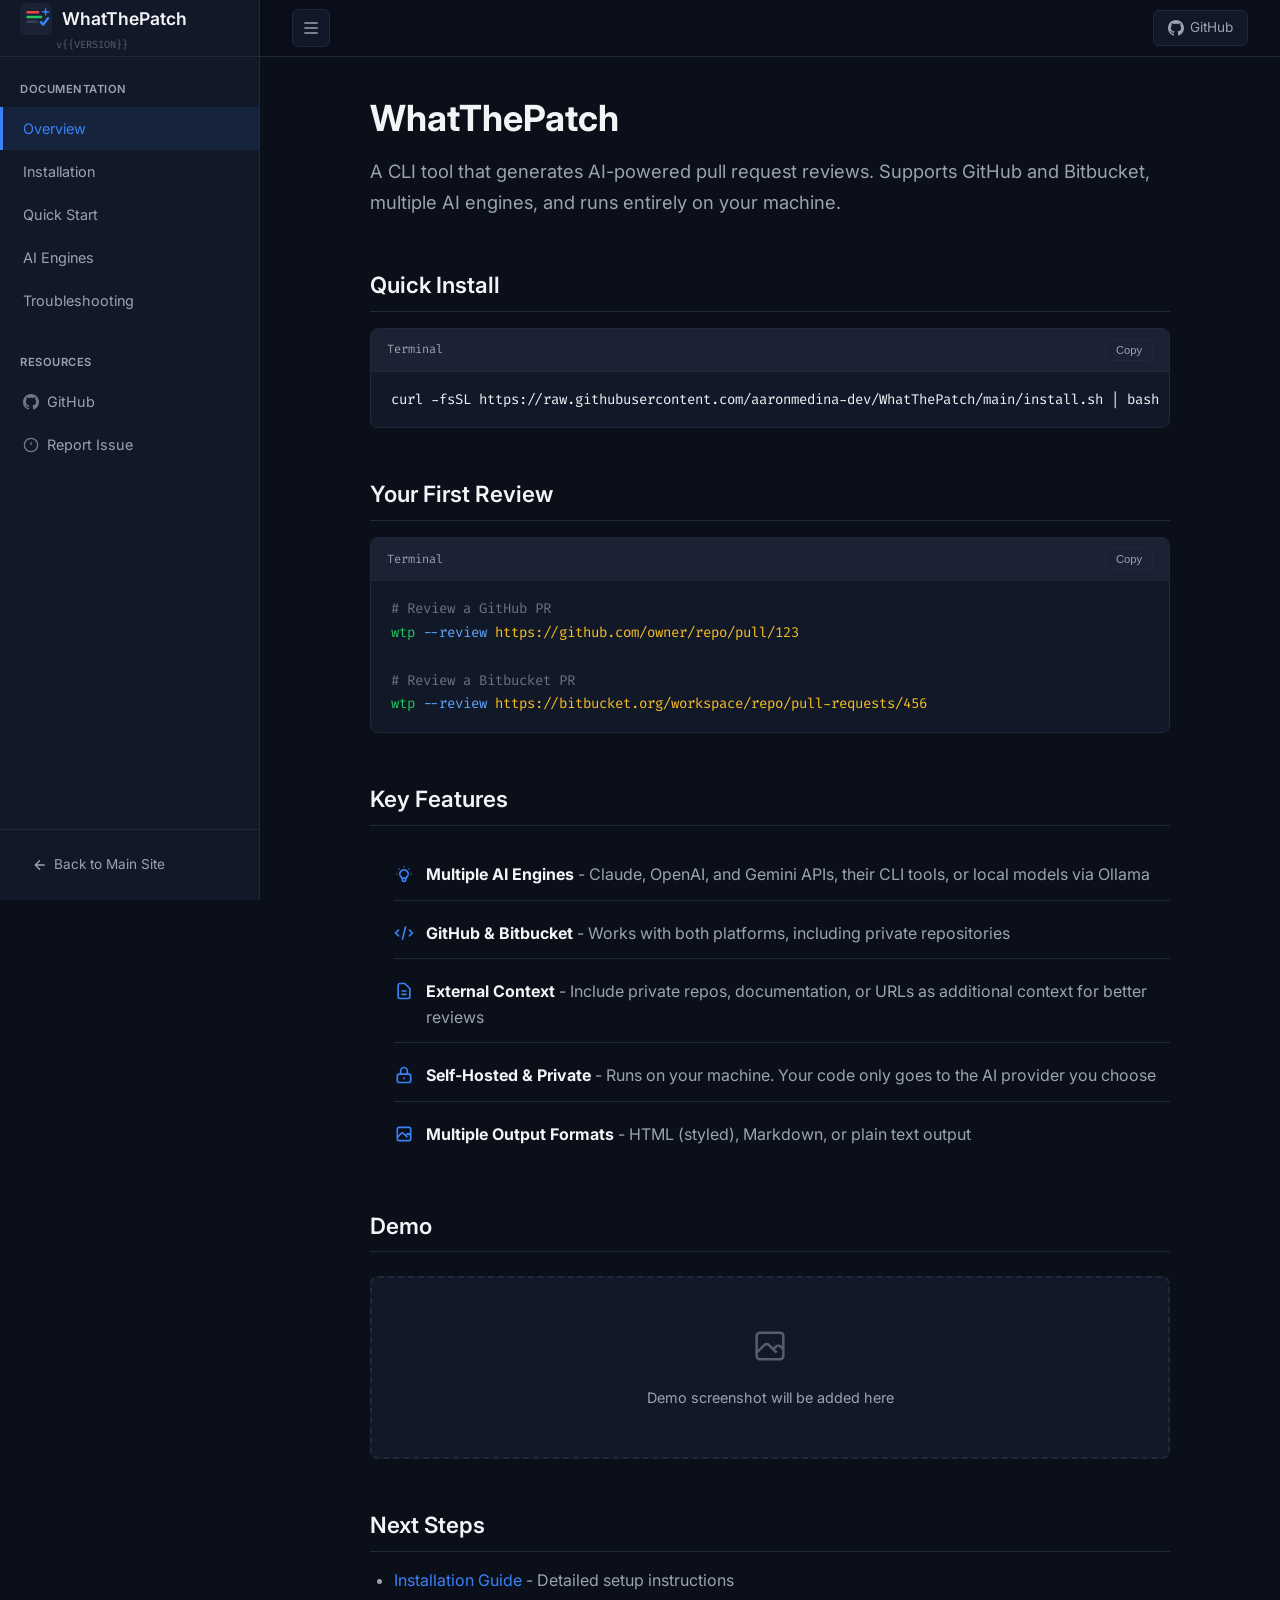
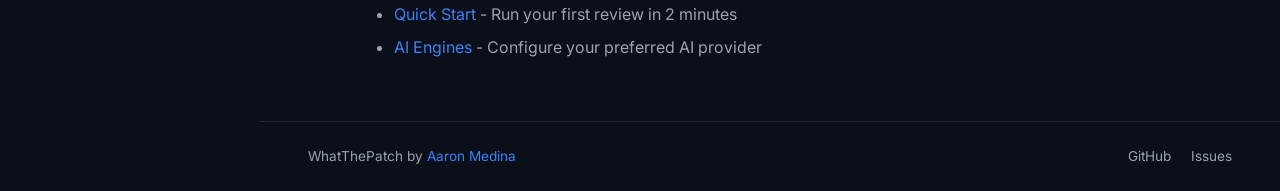
<file: github-pages/index.html>
<!DOCTYPE html>
<html lang="en">
<head>
    <meta charset="UTF-8">
    <meta name="viewport" content="width=device-width, initial-scale=1.0">
    <meta name="description" content="WhatThePatch - AI-powered pull request reviews using Claude, OpenAI, Gemini, or local models.">
    <link rel="icon" type="image/svg+xml" href="assets/images/wtp-logo.svg">
    <title>WhatThePatch - AI-Powered PR Reviews</title>
    <link rel="preconnect" href="https://fonts.googleapis.com">
    <link rel="preconnect" href="https://fonts.gstatic.com" crossorigin>
    <link href="https://fonts.googleapis.com/css2?family=Inter:wght@400;500;600;700&family=Fira+Code:wght@400;500&display=swap" rel="stylesheet">
    <link rel="stylesheet" href="assets/css/style.css">
</head>
<body>
    <div class="docs-layout">
        <!-- Sidebar -->
        <aside class="sidebar">
            <div class="sidebar-header">
                <div class="sidebar-brand">
                    <a href="index.html" class="logo">
                        <img src="assets/images/wtp-logo.svg" alt="WTP">
                        <span>WhatThePatch</span>
                    </a>
                    <span class="sidebar-version">v{{VERSION}}</span>
                </div>
            </div>

            <nav class="sidebar-nav">
                <div class="nav-section">
                    <span class="nav-section-title">Documentation</span>
                    <a href="index.html" class="nav-item active">Overview</a>
                    <a href="installation.html" class="nav-item">Installation</a>
                    <a href="quick-start.html" class="nav-item">Quick Start</a>
                    <a href="engines.html" class="nav-item">AI Engines</a>
                    <a href="troubleshooting.html" class="nav-item">Troubleshooting</a>
                </div>

                <div class="nav-section">
                    <span class="nav-section-title">Resources</span>
                    <a href="https://github.com/aaronmedina-dev/WhatThePatch" class="nav-item" target="_blank">
                        <svg width="16" height="16" fill="currentColor" viewBox="0 0 24 24"><path d="M12 0c-6.626 0-12 5.373-12 12 0 5.302 3.438 9.8 8.207 11.387.599.111.793-.261.793-.577v-2.234c-3.338.726-4.033-1.416-4.033-1.416-.546-1.387-1.333-1.756-1.333-1.756-1.089-.745.083-.729.083-.729 1.205.084 1.839 1.237 1.839 1.237 1.07 1.834 2.807 1.304 3.492.997.107-.775.418-1.305.762-1.604-2.665-.305-5.467-1.334-5.467-5.931 0-1.311.469-2.381 1.236-3.221-.124-.303-.535-1.524.117-3.176 0 0 1.008-.322 3.301 1.23.957-.266 1.983-.399 3.003-.404 1.02.005 2.047.138 3.006.404 2.291-1.552 3.297-1.23 3.297-1.23.653 1.653.242 2.874.118 3.176.77.84 1.235 1.911 1.235 3.221 0 4.609-2.807 5.624-5.479 5.921.43.372.823 1.102.823 2.222v3.293c0 .319.192.694.801.576 4.765-1.589 8.199-6.086 8.199-11.386 0-6.627-5.373-12-12-12z"/></svg>
                        GitHub
                    </a>
                    <a href="https://github.com/aaronmedina-dev/WhatThePatch/issues" class="nav-item" target="_blank">
                        <svg width="16" height="16" fill="none" stroke="currentColor" stroke-width="2" viewBox="0 0 24 24"><circle cx="12" cy="12" r="10"/><path d="M12 8v4M12 16h.01"/></svg>
                        Report Issue
                    </a>
                </div>
            </nav>

            <div class="sidebar-footer">
                <a href="https://aaronmedina-dev.github.io/" class="back-to-main">
                    <svg width="16" height="16" fill="none" stroke="currentColor" stroke-width="2" viewBox="0 0 24 24"><path d="M19 12H5M12 19l-7-7 7-7"/></svg>
                    Back to Main Site
                </a>
            </div>
        </aside>

        <!-- Main Content -->
        <main class="main-content">
            <div class="top-bar">
                <div class="top-bar-left">
                    <button class="sidebar-toggle" aria-label="Toggle sidebar">
                        <svg width="20" height="20" fill="none" stroke="currentColor" stroke-width="2" viewBox="0 0 24 24">
                            <path d="M4 6h16M4 12h16M4 18h16"/>
                        </svg>
                    </button>
                </div>
                <a href="https://github.com/aaronmedina-dev/WhatThePatch" class="github-link" target="_blank">
                    <svg width="16" height="16" fill="currentColor" viewBox="0 0 24 24"><path d="M12 0c-6.626 0-12 5.373-12 12 0 5.302 3.438 9.8 8.207 11.387.599.111.793-.261.793-.577v-2.234c-3.338.726-4.033-1.416-4.033-1.416-.546-1.387-1.333-1.756-1.333-1.756-1.089-.745.083-.729.083-.729 1.205.084 1.839 1.237 1.839 1.237 1.07 1.834 2.807 1.304 3.492.997.107-.775.418-1.305.762-1.604-2.665-.305-5.467-1.334-5.467-5.931 0-1.311.469-2.381 1.236-3.221-.124-.303-.535-1.524.117-3.176 0 0 1.008-.322 3.301 1.23.957-.266 1.983-.399 3.003-.404 1.02.005 2.047.138 3.006.404 2.291-1.552 3.297-1.23 3.297-1.23.653 1.653.242 2.874.118 3.176.77.84 1.235 1.911 1.235 3.221 0 4.609-2.807 5.624-5.479 5.921.43.372.823 1.102.823 2.222v3.293c0 .319.192.694.801.576 4.765-1.589 8.199-6.086 8.199-11.386 0-6.627-5.373-12-12-12z"/></svg>
                    GitHub
                </a>
            </div>

            <div class="content-container">
                <div class="content">
                    <h1>WhatThePatch</h1>
                    <p class="lead">
                        A CLI tool that generates AI-powered pull request reviews. Supports GitHub and Bitbucket,
                        multiple AI engines, and runs entirely on your machine.
                    </p>

                    <h2>Quick Install</h2>
                    <div class="code-block">
                        <div class="code-header">
                            <span class="code-label">Terminal</span>
                            <button class="copy-btn">Copy</button>
                        </div>
                        <div class="code-content">curl -fsSL https://raw.githubusercontent.com/aaronmedina-dev/WhatThePatch/main/install.sh | bash</div>
                    </div>

                    <h2>Your First Review</h2>
                    <div class="code-block">
                        <div class="code-header">
                            <span class="code-label">Terminal</span>
                            <button class="copy-btn">Copy</button>
                        </div>
                        <div class="code-content"><span class="comment"># Review a GitHub PR</span>
<span class="command">wtp</span> <span class="flag">--review</span> <span class="url">https://github.com/owner/repo/pull/123</span>

<span class="comment"># Review a Bitbucket PR</span>
<span class="command">wtp</span> <span class="flag">--review</span> <span class="url">https://bitbucket.org/workspace/repo/pull-requests/456</span></div>
                    </div>

                    <h2>Key Features</h2>
                    <ul class="features-list">
                        <li>
                            <svg class="feature-icon" fill="none" stroke="currentColor" stroke-width="2" viewBox="0 0 24 24"><path d="M9.663 17h4.673M12 3v1m6.364 1.636l-.707.707M21 12h-1M4 12H3m3.343-5.657l-.707-.707m2.828 9.9a5 5 0 117.072 0l-.548.547A3.374 3.374 0 0014 18.469V19a2 2 0 11-4 0v-.531c0-.895-.356-1.754-.988-2.386l-.548-.547z"/></svg>
                            <span><strong>Multiple AI Engines</strong> - Claude, OpenAI, and Gemini APIs, their CLI tools, or local models via Ollama</span>
                        </li>
                        <li>
                            <svg class="feature-icon" fill="none" stroke="currentColor" stroke-width="2" viewBox="0 0 24 24"><path d="M10 20l4-16m4 4l4 4-4 4M6 16l-4-4 4-4"/></svg>
                            <span><strong>GitHub & Bitbucket</strong> - Works with both platforms, including private repositories</span>
                        </li>
                        <li>
                            <svg class="feature-icon" fill="none" stroke="currentColor" stroke-width="2" viewBox="0 0 24 24"><path d="M9 12h6m-6 4h6m2 5H7a2 2 0 01-2-2V5a2 2 0 012-2h5.586a1 1 0 01.707.293l5.414 5.414a1 1 0 01.293.707V19a2 2 0 01-2 2z"/></svg>
                            <span><strong>External Context</strong> - Include private repos, documentation, or URLs as additional context for better reviews</span>
                        </li>
                        <li>
                            <svg class="feature-icon" fill="none" stroke="currentColor" stroke-width="2" viewBox="0 0 24 24"><path d="M12 15v2m-6 4h12a2 2 0 002-2v-6a2 2 0 00-2-2H6a2 2 0 00-2 2v6a2 2 0 002 2zm10-10V7a4 4 0 00-8 0v4h8z"/></svg>
                            <span><strong>Self-Hosted & Private</strong> - Runs on your machine. Your code only goes to the AI provider you choose</span>
                        </li>
                        <li>
                            <svg class="feature-icon" fill="none" stroke="currentColor" stroke-width="2" viewBox="0 0 24 24"><path d="M4 16l4.586-4.586a2 2 0 012.828 0L16 16m-2-2l1.586-1.586a2 2 0 012.828 0L20 14m-6-6h.01M6 20h12a2 2 0 002-2V6a2 2 0 00-2-2H6a2 2 0 00-2 2v12a2 2 0 002 2z"/></svg>
                            <span><strong>Multiple Output Formats</strong> - HTML (styled), Markdown, or plain text output</span>
                        </li>
                    </ul>

                    <h2>Demo</h2>
                    <div class="placeholder-image">
                        <svg fill="none" stroke="currentColor" stroke-width="1.5" viewBox="0 0 24 24"><path d="M4 16l4.586-4.586a2 2 0 012.828 0L16 16m-2-2l1.586-1.586a2 2 0 012.828 0L20 14m-6-6h.01M6 20h12a2 2 0 002-2V6a2 2 0 00-2-2H6a2 2 0 00-2 2v12a2 2 0 002 2z"/></svg>
                        <p>Demo screenshot will be added here</p>
                    </div>

                    <h2>Next Steps</h2>
                    <ul>
                        <li><a href="installation.html">Installation Guide</a> - Detailed setup instructions</li>
                        <li><a href="quick-start.html">Quick Start</a> - Run your first review in 2 minutes</li>
                        <li><a href="engines.html">AI Engines</a> - Configure your preferred AI provider</li>
                    </ul>
                </div>
            </div>

            <footer class="footer">
                <div class="footer-content">
                    <span>WhatThePatch by <a href="https://aaronmedina-dev.github.io/">Aaron Medina</a></span>
                    <div class="footer-links">
                        <a href="https://github.com/aaronmedina-dev/WhatThePatch" target="_blank">GitHub</a>
                        <a href="https://github.com/aaronmedina-dev/WhatThePatch/issues" target="_blank">Issues</a>
                    </div>
                </div>
            </footer>
        </main>
    </div>

    <!-- Scroll to top button -->
    <button class="scroll-top" aria-label="Scroll to top">
        <svg width="24" height="24" fill="none" stroke="currentColor" stroke-width="2.5" viewBox="0 0 24 24">
            <path d="M18 15l-6-6-6 6"/>
        </svg>
    </button>

    <script src="assets/js/main.js"></script>
</body>
</html>
</file>
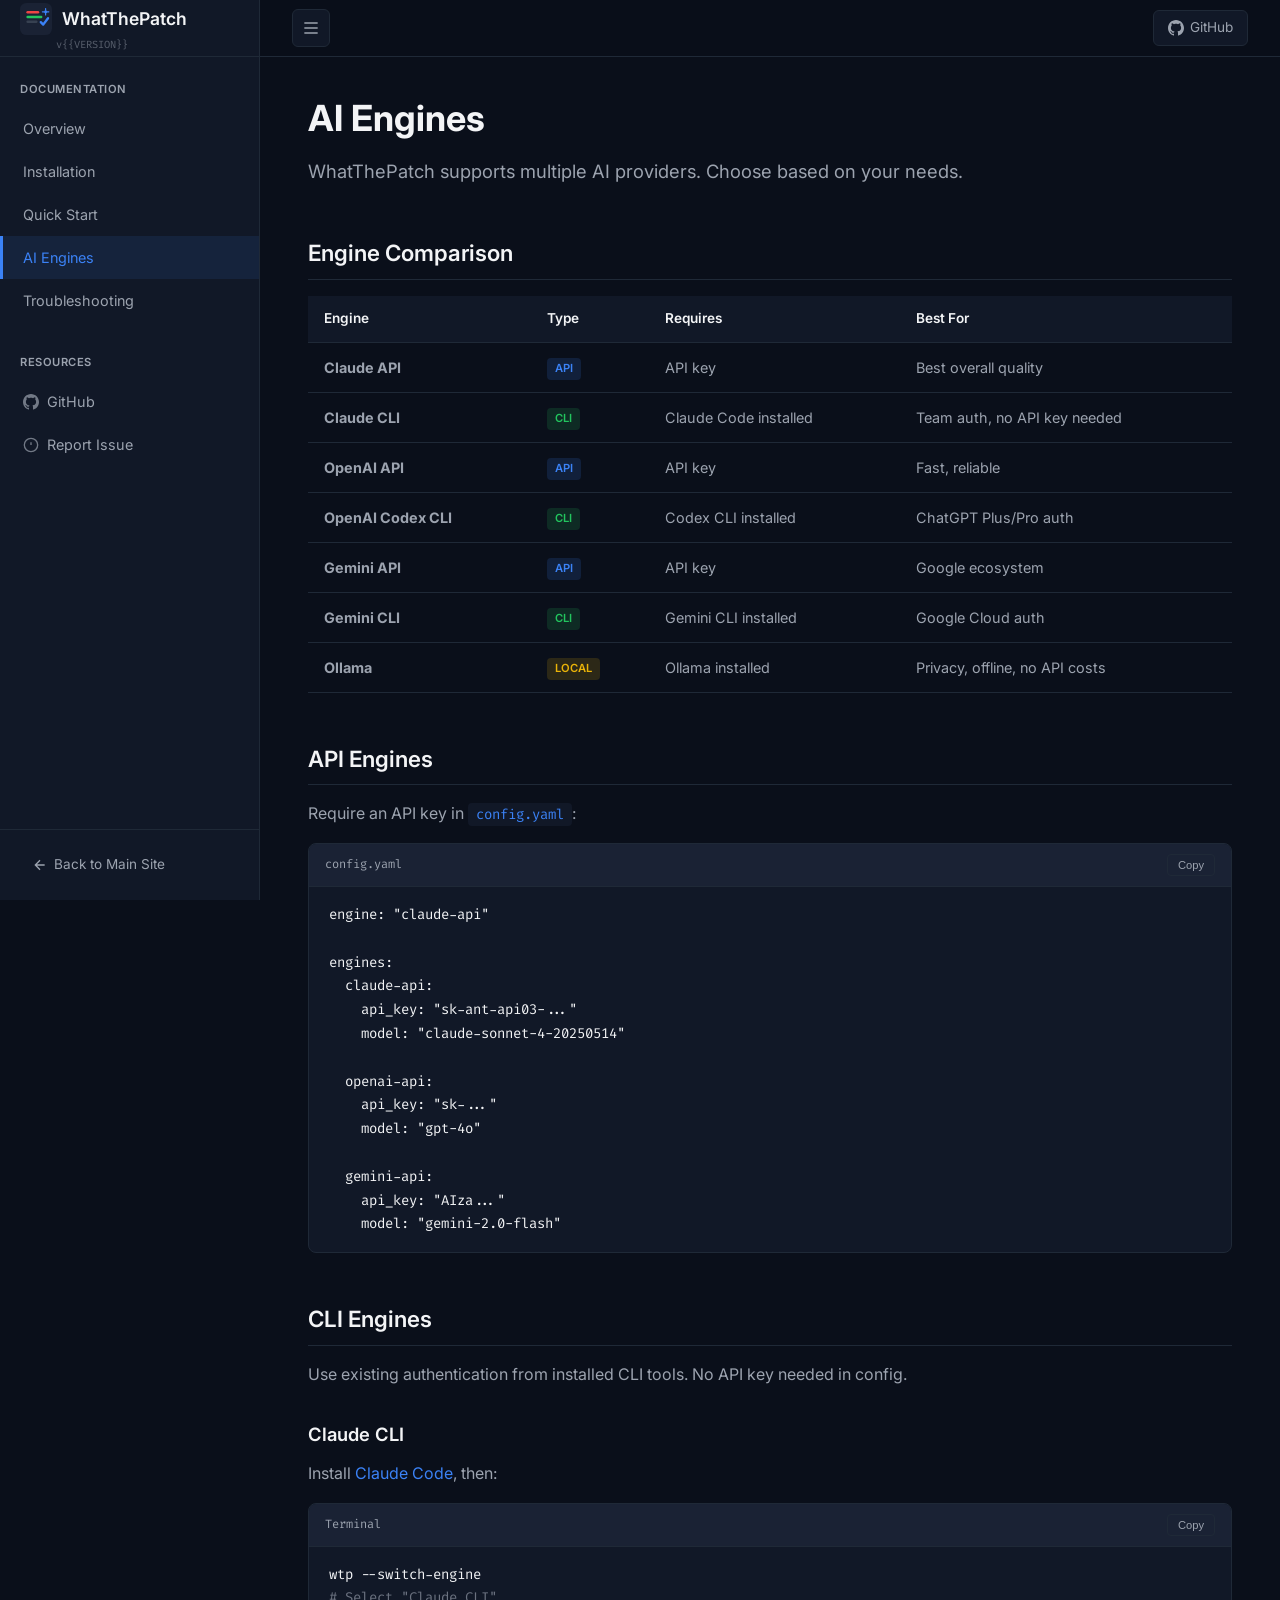
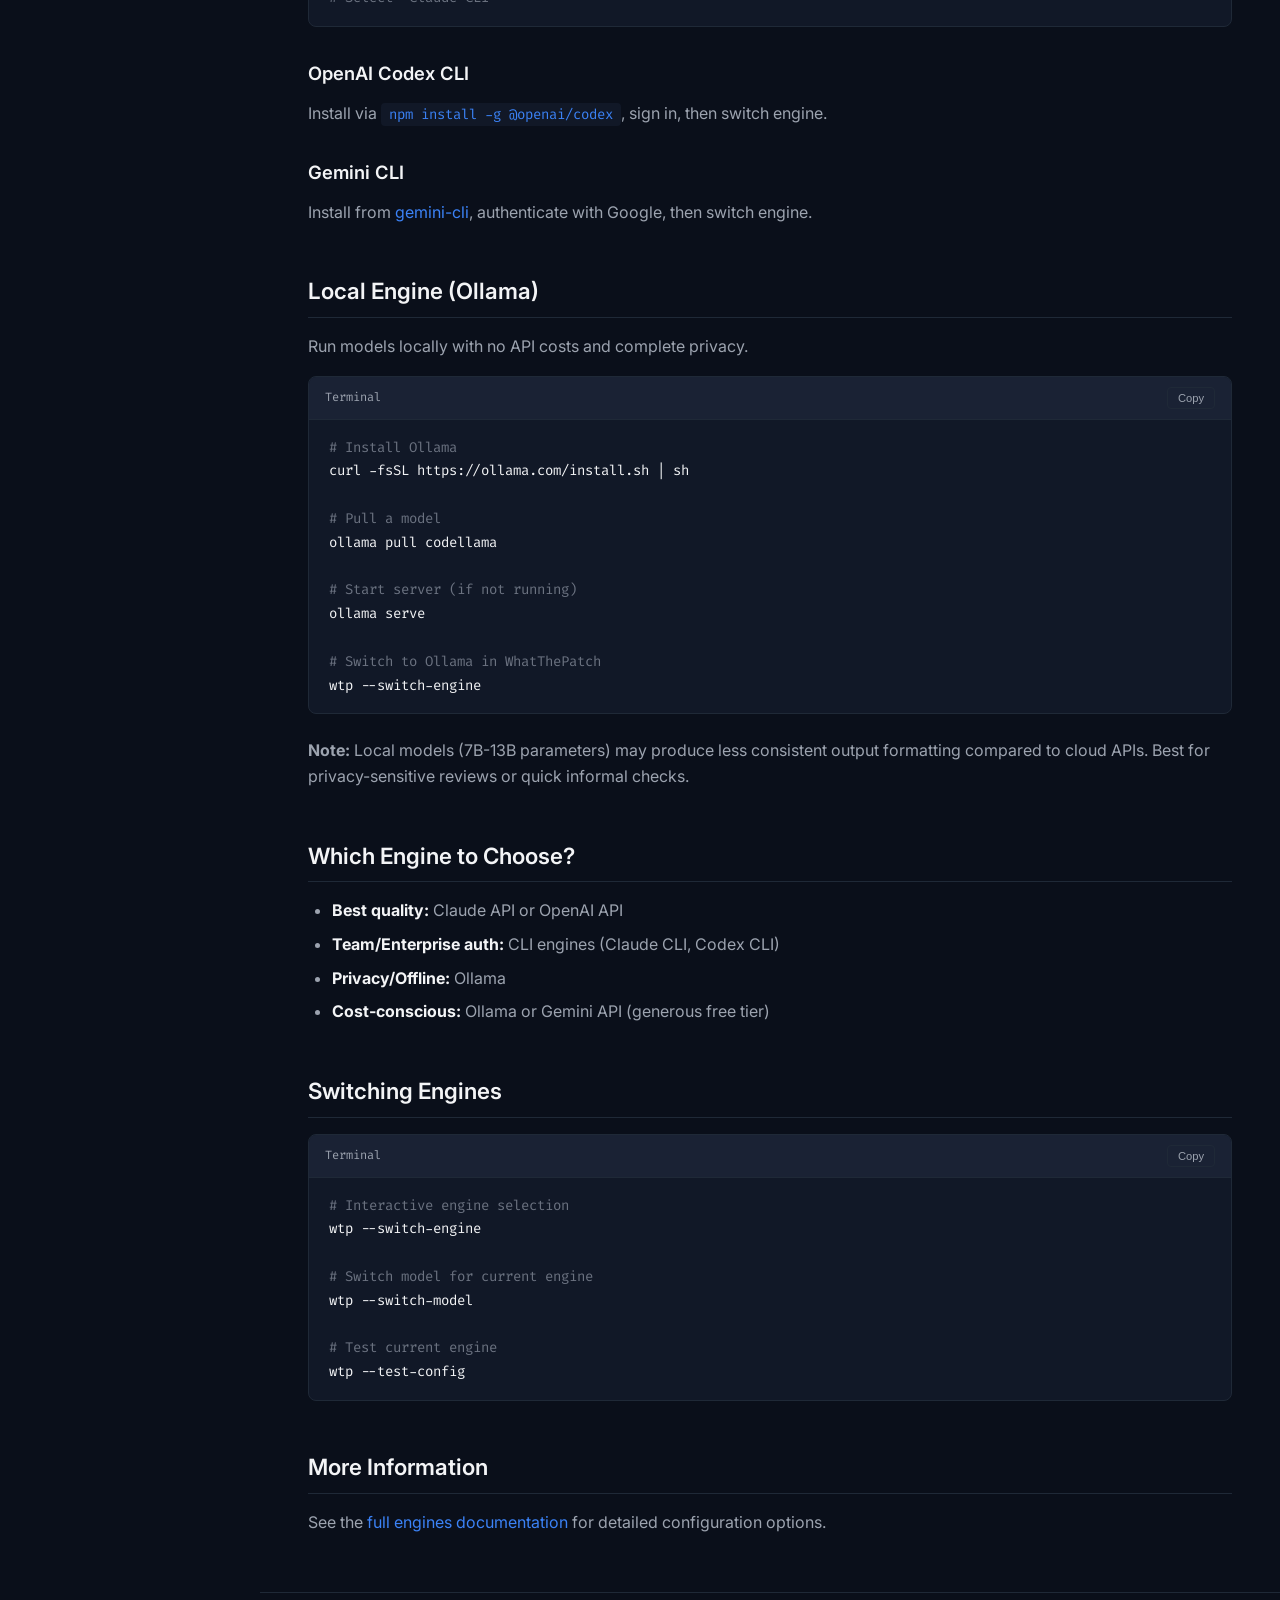
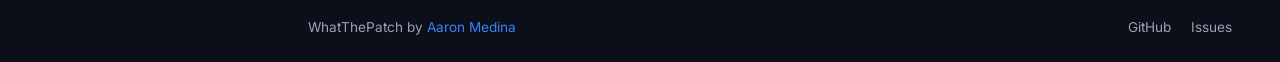
<file: github-pages/engines.html>
<!DOCTYPE html>
<html lang="en">
<head>
    <meta charset="UTF-8">
    <meta name="viewport" content="width=device-width, initial-scale=1.0">
    <meta name="description" content="AI Engines - WhatThePatch">
    <link rel="icon" type="image/svg+xml" href="assets/images/wtp-logo.svg">
    <title>AI Engines - WhatThePatch</title>
    <link rel="preconnect" href="https://fonts.googleapis.com">
    <link rel="preconnect" href="https://fonts.gstatic.com" crossorigin>
    <link href="https://fonts.googleapis.com/css2?family=Inter:wght@400;500;600;700&family=Fira+Code:wght@400;500&display=swap" rel="stylesheet">
    <link rel="stylesheet" href="assets/css/style.css">
</head>
<body>
    <div class="docs-layout">
        <aside class="sidebar">
            <div class="sidebar-header">
                <div class="sidebar-brand">
                    <a href="index.html" class="logo">
                        <img src="assets/images/wtp-logo.svg" alt="WTP">
                        <span>WhatThePatch</span>
                    </a>
                    <span class="sidebar-version">v{{VERSION}}</span>
                </div>
            </div>
            <nav class="sidebar-nav">
                <div class="nav-section">
                    <span class="nav-section-title">Documentation</span>
                    <a href="index.html" class="nav-item">Overview</a>
                    <a href="installation.html" class="nav-item">Installation</a>
                    <a href="quick-start.html" class="nav-item">Quick Start</a>
                    <a href="engines.html" class="nav-item active">AI Engines</a>
                    <a href="troubleshooting.html" class="nav-item">Troubleshooting</a>
                </div>
                <div class="nav-section">
                    <span class="nav-section-title">Resources</span>
                    <a href="https://github.com/aaronmedina-dev/WhatThePatch" class="nav-item" target="_blank">
                        <svg width="16" height="16" fill="currentColor" viewBox="0 0 24 24"><path d="M12 0c-6.626 0-12 5.373-12 12 0 5.302 3.438 9.8 8.207 11.387.599.111.793-.261.793-.577v-2.234c-3.338.726-4.033-1.416-4.033-1.416-.546-1.387-1.333-1.756-1.333-1.756-1.089-.745.083-.729.083-.729 1.205.084 1.839 1.237 1.839 1.237 1.07 1.834 2.807 1.304 3.492.997.107-.775.418-1.305.762-1.604-2.665-.305-5.467-1.334-5.467-5.931 0-1.311.469-2.381 1.236-3.221-.124-.303-.535-1.524.117-3.176 0 0 1.008-.322 3.301 1.23.957-.266 1.983-.399 3.003-.404 1.02.005 2.047.138 3.006.404 2.291-1.552 3.297-1.23 3.297-1.23.653 1.653.242 2.874.118 3.176.77.84 1.235 1.911 1.235 3.221 0 4.609-2.807 5.624-5.479 5.921.43.372.823 1.102.823 2.222v3.293c0 .319.192.694.801.576 4.765-1.589 8.199-6.086 8.199-11.386 0-6.627-5.373-12-12-12z"/></svg>
                        GitHub
                    </a>
                    <a href="https://github.com/aaronmedina-dev/WhatThePatch/issues" class="nav-item" target="_blank">
                        <svg width="16" height="16" fill="none" stroke="currentColor" stroke-width="2" viewBox="0 0 24 24"><circle cx="12" cy="12" r="10"/><path d="M12 8v4M12 16h.01"/></svg>
                        Report Issue
                    </a>
                </div>
            </nav>
            <div class="sidebar-footer">
                <a href="https://aaronmedina-dev.github.io/" class="back-to-main">
                    <svg width="16" height="16" fill="none" stroke="currentColor" stroke-width="2" viewBox="0 0 24 24"><path d="M19 12H5M12 19l-7-7 7-7"/></svg>
                    Back to Main Site
                </a>
            </div>
        </aside>

        <main class="main-content">
            <div class="top-bar">
                <div class="top-bar-left">
                    <button class="sidebar-toggle" aria-label="Toggle sidebar">
                        <svg width="20" height="20" fill="none" stroke="currentColor" stroke-width="2" viewBox="0 0 24 24">
                            <path d="M4 6h16M4 12h16M4 18h16"/>
                        </svg>
                    </button>
                </div>
                <a href="https://github.com/aaronmedina-dev/WhatThePatch" class="github-link" target="_blank">
                    <svg width="16" height="16" fill="currentColor" viewBox="0 0 24 24"><path d="M12 0c-6.626 0-12 5.373-12 12 0 5.302 3.438 9.8 8.207 11.387.599.111.793-.261.793-.577v-2.234c-3.338.726-4.033-1.416-4.033-1.416-.546-1.387-1.333-1.756-1.333-1.756-1.089-.745.083-.729.083-.729 1.205.084 1.839 1.237 1.839 1.237 1.07 1.834 2.807 1.304 3.492.997.107-.775.418-1.305.762-1.604-2.665-.305-5.467-1.334-5.467-5.931 0-1.311.469-2.381 1.236-3.221-.124-.303-.535-1.524.117-3.176 0 0 1.008-.322 3.301 1.23.957-.266 1.983-.399 3.003-.404 1.02.005 2.047.138 3.006.404 2.291-1.552 3.297-1.23 3.297-1.23.653 1.653.242 2.874.118 3.176.77.84 1.235 1.911 1.235 3.221 0 4.609-2.807 5.624-5.479 5.921.43.372.823 1.102.823 2.222v3.293c0 .319.192.694.801.576 4.765-1.589 8.199-6.086 8.199-11.386 0-6.627-5.373-12-12-12z"/></svg>
                    GitHub
                </a>
            </div>

            <div class="content-container">
                <div class="content content-wide">
                    <h1>AI Engines</h1>
                    <p class="lead">WhatThePatch supports multiple AI providers. Choose based on your needs.</p>

                    <h2>Engine Comparison</h2>
                    <div class="table-wrapper">
                        <table>
                            <thead>
                                <tr>
                                    <th>Engine</th>
                                    <th>Type</th>
                                    <th>Requires</th>
                                    <th>Best For</th>
                                </tr>
                            </thead>
                            <tbody>
                                <tr>
                                    <td><strong>Claude API</strong></td>
                                    <td><span class="badge badge-api">API</span></td>
                                    <td>API key</td>
                                    <td>Best overall quality</td>
                                </tr>
                                <tr>
                                    <td><strong>Claude CLI</strong></td>
                                    <td><span class="badge badge-cli">CLI</span></td>
                                    <td>Claude Code installed</td>
                                    <td>Team auth, no API key needed</td>
                                </tr>
                                <tr>
                                    <td><strong>OpenAI API</strong></td>
                                    <td><span class="badge badge-api">API</span></td>
                                    <td>API key</td>
                                    <td>Fast, reliable</td>
                                </tr>
                                <tr>
                                    <td><strong>OpenAI Codex CLI</strong></td>
                                    <td><span class="badge badge-cli">CLI</span></td>
                                    <td>Codex CLI installed</td>
                                    <td>ChatGPT Plus/Pro auth</td>
                                </tr>
                                <tr>
                                    <td><strong>Gemini API</strong></td>
                                    <td><span class="badge badge-api">API</span></td>
                                    <td>API key</td>
                                    <td>Google ecosystem</td>
                                </tr>
                                <tr>
                                    <td><strong>Gemini CLI</strong></td>
                                    <td><span class="badge badge-cli">CLI</span></td>
                                    <td>Gemini CLI installed</td>
                                    <td>Google Cloud auth</td>
                                </tr>
                                <tr>
                                    <td><strong>Ollama</strong></td>
                                    <td><span class="badge badge-local">Local</span></td>
                                    <td>Ollama installed</td>
                                    <td>Privacy, offline, no API costs</td>
                                </tr>
                            </tbody>
                        </table>
                    </div>

                    <h2>API Engines</h2>
                    <p>Require an API key in <code>config.yaml</code>:</p>

                    <div class="code-block">
                        <div class="code-header">
                            <span class="code-label">config.yaml</span>
                            <button class="copy-btn">Copy</button>
                        </div>
                        <div class="code-content">engine: "claude-api"

engines:
  claude-api:
    api_key: "sk-ant-api03-..."
    model: "claude-sonnet-4-20250514"

  openai-api:
    api_key: "sk-..."
    model: "gpt-4o"

  gemini-api:
    api_key: "AIza..."
    model: "gemini-2.0-flash"</div>
                    </div>

                    <h2>CLI Engines</h2>
                    <p>Use existing authentication from installed CLI tools. No API key needed in config.</p>

                    <h3>Claude CLI</h3>
                    <p>Install <a href="https://claude.ai/download" target="_blank">Claude Code</a>, then:</p>
                    <div class="code-block">
                        <div class="code-header">
                            <span class="code-label">Terminal</span>
                            <button class="copy-btn">Copy</button>
                        </div>
                        <div class="code-content">wtp --switch-engine
<span class="comment"># Select "Claude CLI"</span></div>
                    </div>

                    <h3>OpenAI Codex CLI</h3>
                    <p>Install via <code>npm install -g @openai/codex</code>, sign in, then switch engine.</p>

                    <h3>Gemini CLI</h3>
                    <p>Install from <a href="https://github.com/google-gemini/gemini-cli" target="_blank">gemini-cli</a>, authenticate with Google, then switch engine.</p>

                    <h2>Local Engine (Ollama)</h2>
                    <p>Run models locally with no API costs and complete privacy.</p>

                    <div class="code-block">
                        <div class="code-header">
                            <span class="code-label">Terminal</span>
                            <button class="copy-btn">Copy</button>
                        </div>
                        <div class="code-content"><span class="comment"># Install Ollama</span>
curl -fsSL https://ollama.com/install.sh | sh

<span class="comment"># Pull a model</span>
ollama pull codellama

<span class="comment"># Start server (if not running)</span>
ollama serve

<span class="comment"># Switch to Ollama in WhatThePatch</span>
wtp --switch-engine</div>
                    </div>

                    <p><strong>Note:</strong> Local models (7B-13B parameters) may produce less consistent output formatting compared to cloud APIs. Best for privacy-sensitive reviews or quick informal checks.</p>

                    <h2>Which Engine to Choose?</h2>
                    <ul>
                        <li><strong>Best quality:</strong> Claude API or OpenAI API</li>
                        <li><strong>Team/Enterprise auth:</strong> CLI engines (Claude CLI, Codex CLI)</li>
                        <li><strong>Privacy/Offline:</strong> Ollama</li>
                        <li><strong>Cost-conscious:</strong> Ollama or Gemini API (generous free tier)</li>
                    </ul>

                    <h2>Switching Engines</h2>
                    <div class="code-block">
                        <div class="code-header">
                            <span class="code-label">Terminal</span>
                            <button class="copy-btn">Copy</button>
                        </div>
                        <div class="code-content"><span class="comment"># Interactive engine selection</span>
wtp --switch-engine

<span class="comment"># Switch model for current engine</span>
wtp --switch-model

<span class="comment"># Test current engine</span>
wtp --test-config</div>
                    </div>

                    <h2>More Information</h2>
                    <p>See the <a href="https://github.com/aaronmedina-dev/WhatThePatch/blob/main/docs/engines.md" target="_blank">full engines documentation</a> for detailed configuration options.</p>
                </div>
            </div>

            <footer class="footer">
                <div class="footer-content">
                    <span>WhatThePatch by <a href="https://aaronmedina-dev.github.io/">Aaron Medina</a></span>
                    <div class="footer-links">
                        <a href="https://github.com/aaronmedina-dev/WhatThePatch" target="_blank">GitHub</a>
                        <a href="https://github.com/aaronmedina-dev/WhatThePatch/issues" target="_blank">Issues</a>
                    </div>
                </div>
            </footer>
        </main>
    </div>

    <button class="scroll-top" aria-label="Scroll to top">
        <svg width="24" height="24" fill="none" stroke="currentColor" stroke-width="2.5" viewBox="0 0 24 24">
            <path d="M18 15l-6-6-6 6"/>
        </svg>
    </button>

    <script src="assets/js/main.js"></script>
</body>
</html>
</file>
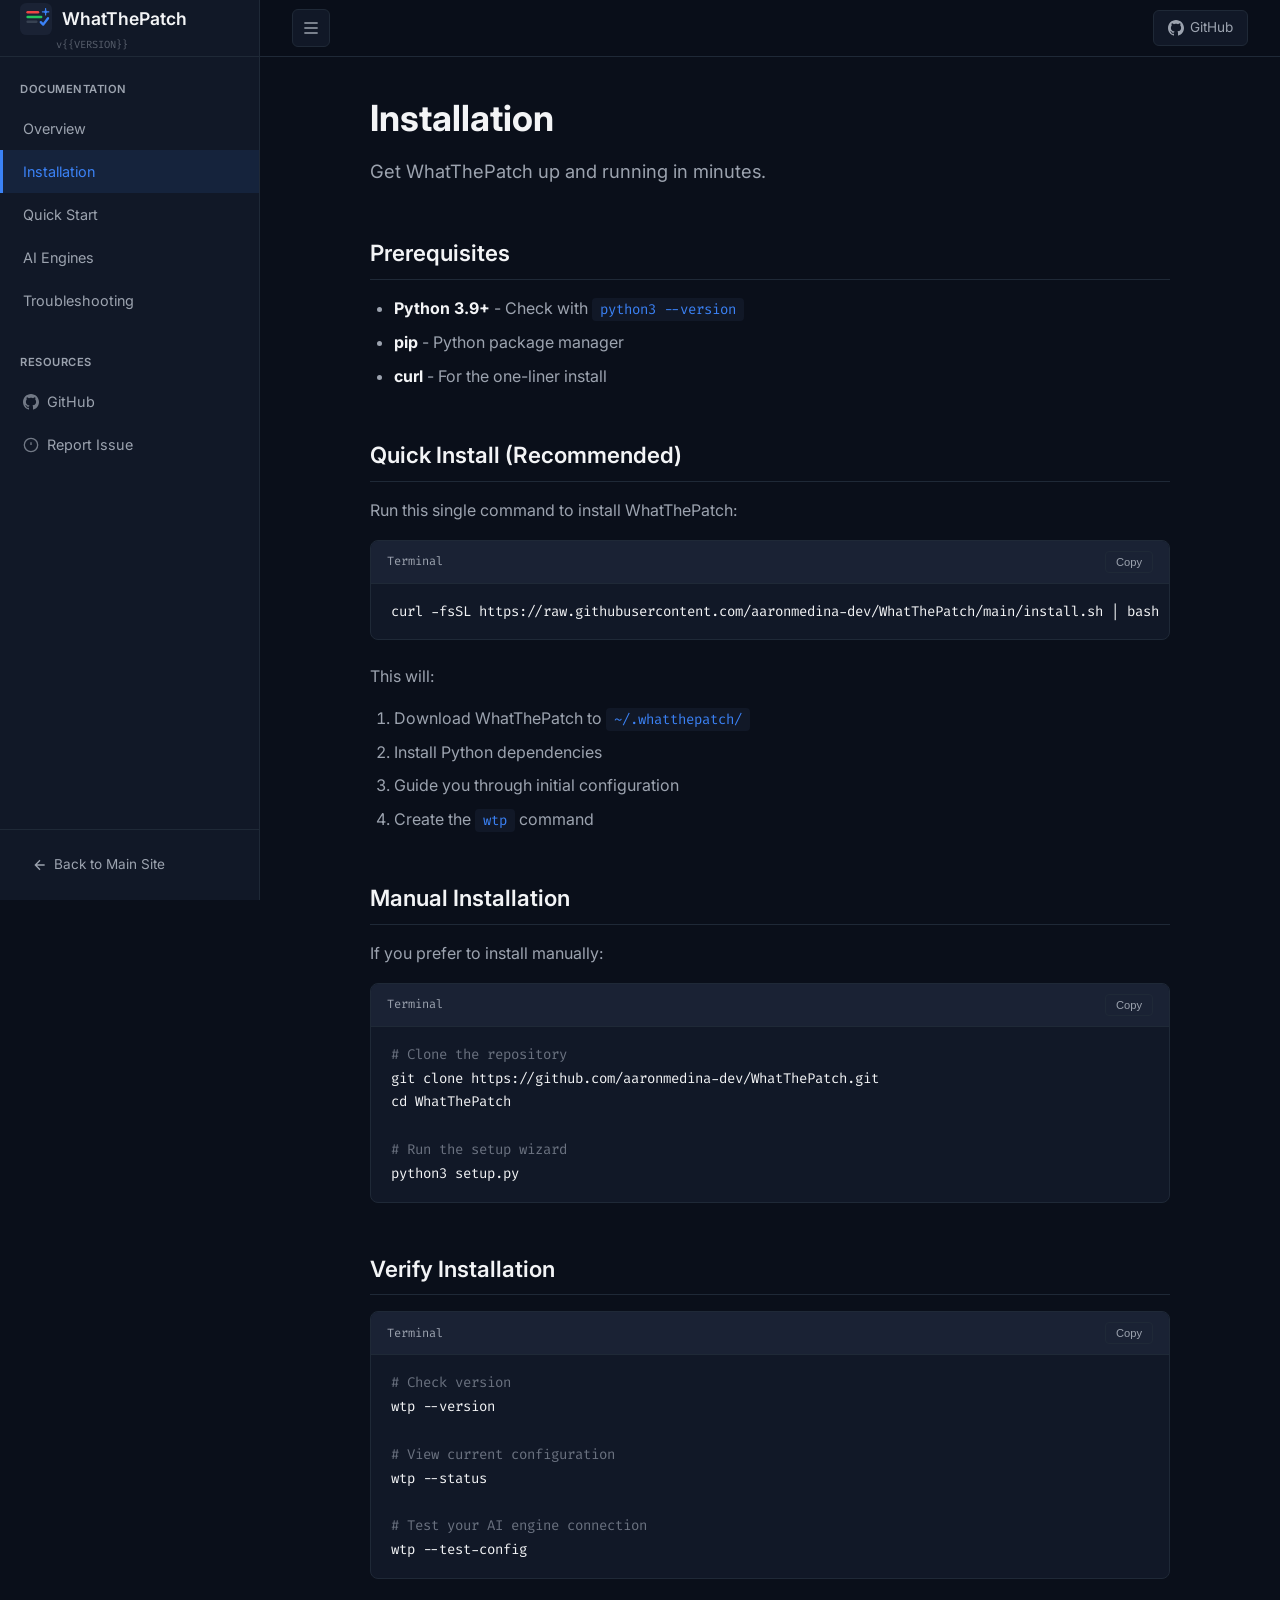
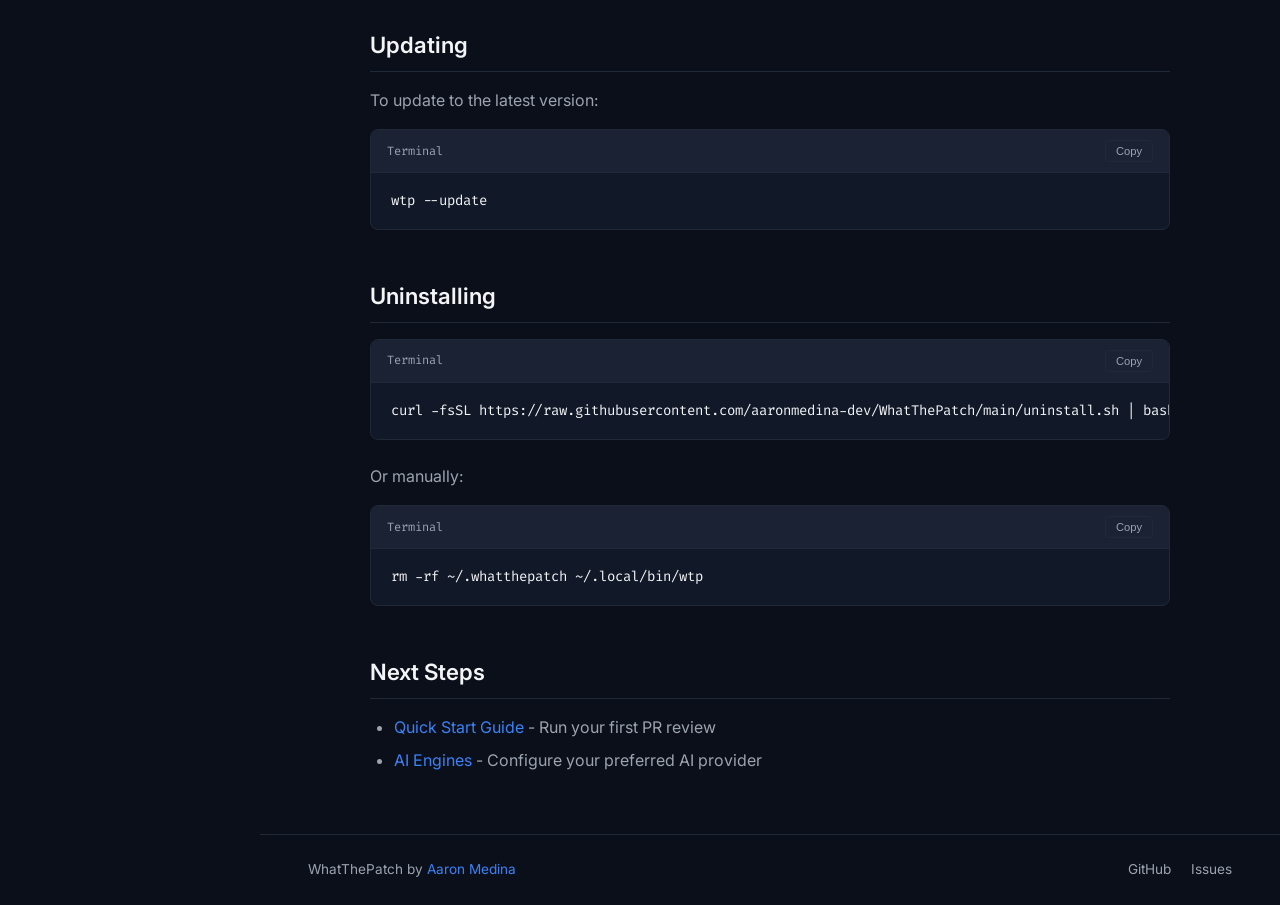
<file: github-pages/installation.html>
<!DOCTYPE html>
<html lang="en">
<head>
    <meta charset="UTF-8">
    <meta name="viewport" content="width=device-width, initial-scale=1.0">
    <meta name="description" content="Install WhatThePatch - AI-powered pull request review tool">
    <link rel="icon" type="image/svg+xml" href="assets/images/wtp-logo.svg">
    <title>Installation - WhatThePatch</title>
    <link rel="preconnect" href="https://fonts.googleapis.com">
    <link rel="preconnect" href="https://fonts.gstatic.com" crossorigin>
    <link href="https://fonts.googleapis.com/css2?family=Inter:wght@400;500;600;700&family=Fira+Code:wght@400;500&display=swap" rel="stylesheet">
    <link rel="stylesheet" href="assets/css/style.css">
</head>
<body>
    <div class="docs-layout">
        <aside class="sidebar">
            <div class="sidebar-header">
                <div class="sidebar-brand">
                    <a href="index.html" class="logo">
                        <img src="assets/images/wtp-logo.svg" alt="WTP">
                        <span>WhatThePatch</span>
                    </a>
                    <span class="sidebar-version">v{{VERSION}}</span>
                </div>
            </div>
            <nav class="sidebar-nav">
                <div class="nav-section">
                    <span class="nav-section-title">Documentation</span>
                    <a href="index.html" class="nav-item">Overview</a>
                    <a href="installation.html" class="nav-item active">Installation</a>
                    <a href="quick-start.html" class="nav-item">Quick Start</a>
                    <a href="engines.html" class="nav-item">AI Engines</a>
                    <a href="troubleshooting.html" class="nav-item">Troubleshooting</a>
                </div>
                <div class="nav-section">
                    <span class="nav-section-title">Resources</span>
                    <a href="https://github.com/aaronmedina-dev/WhatThePatch" class="nav-item" target="_blank">
                        <svg width="16" height="16" fill="currentColor" viewBox="0 0 24 24"><path d="M12 0c-6.626 0-12 5.373-12 12 0 5.302 3.438 9.8 8.207 11.387.599.111.793-.261.793-.577v-2.234c-3.338.726-4.033-1.416-4.033-1.416-.546-1.387-1.333-1.756-1.333-1.756-1.089-.745.083-.729.083-.729 1.205.084 1.839 1.237 1.839 1.237 1.07 1.834 2.807 1.304 3.492.997.107-.775.418-1.305.762-1.604-2.665-.305-5.467-1.334-5.467-5.931 0-1.311.469-2.381 1.236-3.221-.124-.303-.535-1.524.117-3.176 0 0 1.008-.322 3.301 1.23.957-.266 1.983-.399 3.003-.404 1.02.005 2.047.138 3.006.404 2.291-1.552 3.297-1.23 3.297-1.23.653 1.653.242 2.874.118 3.176.77.84 1.235 1.911 1.235 3.221 0 4.609-2.807 5.624-5.479 5.921.43.372.823 1.102.823 2.222v3.293c0 .319.192.694.801.576 4.765-1.589 8.199-6.086 8.199-11.386 0-6.627-5.373-12-12-12z"/></svg>
                        GitHub
                    </a>
                    <a href="https://github.com/aaronmedina-dev/WhatThePatch/issues" class="nav-item" target="_blank">
                        <svg width="16" height="16" fill="none" stroke="currentColor" stroke-width="2" viewBox="0 0 24 24"><circle cx="12" cy="12" r="10"/><path d="M12 8v4M12 16h.01"/></svg>
                        Report Issue
                    </a>
                </div>
            </nav>
            <div class="sidebar-footer">
                <a href="https://aaronmedina-dev.github.io/" class="back-to-main">
                    <svg width="16" height="16" fill="none" stroke="currentColor" stroke-width="2" viewBox="0 0 24 24"><path d="M19 12H5M12 19l-7-7 7-7"/></svg>
                    Back to Main Site
                </a>
            </div>
        </aside>

        <main class="main-content">
            <div class="top-bar">
                <div class="top-bar-left">
                    <button class="sidebar-toggle" aria-label="Toggle sidebar">
                        <svg width="20" height="20" fill="none" stroke="currentColor" stroke-width="2" viewBox="0 0 24 24">
                            <path d="M4 6h16M4 12h16M4 18h16"/>
                        </svg>
                    </button>
                </div>
                <a href="https://github.com/aaronmedina-dev/WhatThePatch" class="github-link" target="_blank">
                    <svg width="16" height="16" fill="currentColor" viewBox="0 0 24 24"><path d="M12 0c-6.626 0-12 5.373-12 12 0 5.302 3.438 9.8 8.207 11.387.599.111.793-.261.793-.577v-2.234c-3.338.726-4.033-1.416-4.033-1.416-.546-1.387-1.333-1.756-1.333-1.756-1.089-.745.083-.729.083-.729 1.205.084 1.839 1.237 1.839 1.237 1.07 1.834 2.807 1.304 3.492.997.107-.775.418-1.305.762-1.604-2.665-.305-5.467-1.334-5.467-5.931 0-1.311.469-2.381 1.236-3.221-.124-.303-.535-1.524.117-3.176 0 0 1.008-.322 3.301 1.23.957-.266 1.983-.399 3.003-.404 1.02.005 2.047.138 3.006.404 2.291-1.552 3.297-1.23 3.297-1.23.653 1.653.242 2.874.118 3.176.77.84 1.235 1.911 1.235 3.221 0 4.609-2.807 5.624-5.479 5.921.43.372.823 1.102.823 2.222v3.293c0 .319.192.694.801.576 4.765-1.589 8.199-6.086 8.199-11.386 0-6.627-5.373-12-12-12z"/></svg>
                    GitHub
                </a>
            </div>

            <div class="content-container">
                <div class="content">
                    <h1>Installation</h1>
                    <p class="lead">Get WhatThePatch up and running in minutes.</p>

                    <h2>Prerequisites</h2>
                    <ul>
                        <li><strong>Python 3.9+</strong> - Check with <code>python3 --version</code></li>
                        <li><strong>pip</strong> - Python package manager</li>
                        <li><strong>curl</strong> - For the one-liner install</li>
                    </ul>

                    <h2>Quick Install (Recommended)</h2>
                    <p>Run this single command to install WhatThePatch:</p>

                    <div class="code-block">
                        <div class="code-header">
                            <span class="code-label">Terminal</span>
                            <button class="copy-btn">Copy</button>
                        </div>
                        <div class="code-content">curl -fsSL https://raw.githubusercontent.com/aaronmedina-dev/WhatThePatch/main/install.sh | bash</div>
                    </div>

                    <p>This will:</p>
                    <ol>
                        <li>Download WhatThePatch to <code>~/.whatthepatch/</code></li>
                        <li>Install Python dependencies</li>
                        <li>Guide you through initial configuration</li>
                        <li>Create the <code>wtp</code> command</li>
                    </ol>

                    <h2>Manual Installation</h2>
                    <p>If you prefer to install manually:</p>

                    <div class="code-block">
                        <div class="code-header">
                            <span class="code-label">Terminal</span>
                            <button class="copy-btn">Copy</button>
                        </div>
                        <div class="code-content"><span class="comment"># Clone the repository</span>
git clone https://github.com/aaronmedina-dev/WhatThePatch.git
cd WhatThePatch

<span class="comment"># Run the setup wizard</span>
python3 setup.py</div>
                    </div>

                    <h2>Verify Installation</h2>
                    <div class="code-block">
                        <div class="code-header">
                            <span class="code-label">Terminal</span>
                            <button class="copy-btn">Copy</button>
                        </div>
                        <div class="code-content"><span class="comment"># Check version</span>
wtp --version

<span class="comment"># View current configuration</span>
wtp --status

<span class="comment"># Test your AI engine connection</span>
wtp --test-config</div>
                    </div>

                    <h2>Updating</h2>
                    <p>To update to the latest version:</p>

                    <div class="code-block">
                        <div class="code-header">
                            <span class="code-label">Terminal</span>
                            <button class="copy-btn">Copy</button>
                        </div>
                        <div class="code-content">wtp --update</div>
                    </div>

                    <h2>Uninstalling</h2>
                    <div class="code-block">
                        <div class="code-header">
                            <span class="code-label">Terminal</span>
                            <button class="copy-btn">Copy</button>
                        </div>
                        <div class="code-content">curl -fsSL https://raw.githubusercontent.com/aaronmedina-dev/WhatThePatch/main/uninstall.sh | bash</div>
                    </div>

                    <p>Or manually:</p>
                    <div class="code-block">
                        <div class="code-header">
                            <span class="code-label">Terminal</span>
                            <button class="copy-btn">Copy</button>
                        </div>
                        <div class="code-content">rm -rf ~/.whatthepatch ~/.local/bin/wtp</div>
                    </div>

                    <h2>Next Steps</h2>
                    <ul>
                        <li><a href="quick-start.html">Quick Start Guide</a> - Run your first PR review</li>
                        <li><a href="engines.html">AI Engines</a> - Configure your preferred AI provider</li>
                    </ul>
                </div>
            </div>

            <footer class="footer">
                <div class="footer-content">
                    <span>WhatThePatch by <a href="https://aaronmedina-dev.github.io/">Aaron Medina</a></span>
                    <div class="footer-links">
                        <a href="https://github.com/aaronmedina-dev/WhatThePatch" target="_blank">GitHub</a>
                        <a href="https://github.com/aaronmedina-dev/WhatThePatch/issues" target="_blank">Issues</a>
                    </div>
                </div>
            </footer>
        </main>
    </div>

    <button class="scroll-top" aria-label="Scroll to top">
        <svg width="24" height="24" fill="none" stroke="currentColor" stroke-width="2.5" viewBox="0 0 24 24">
            <path d="M18 15l-6-6-6 6"/>
        </svg>
    </button>

    <script src="assets/js/main.js"></script>
</body>
</html>
</file>
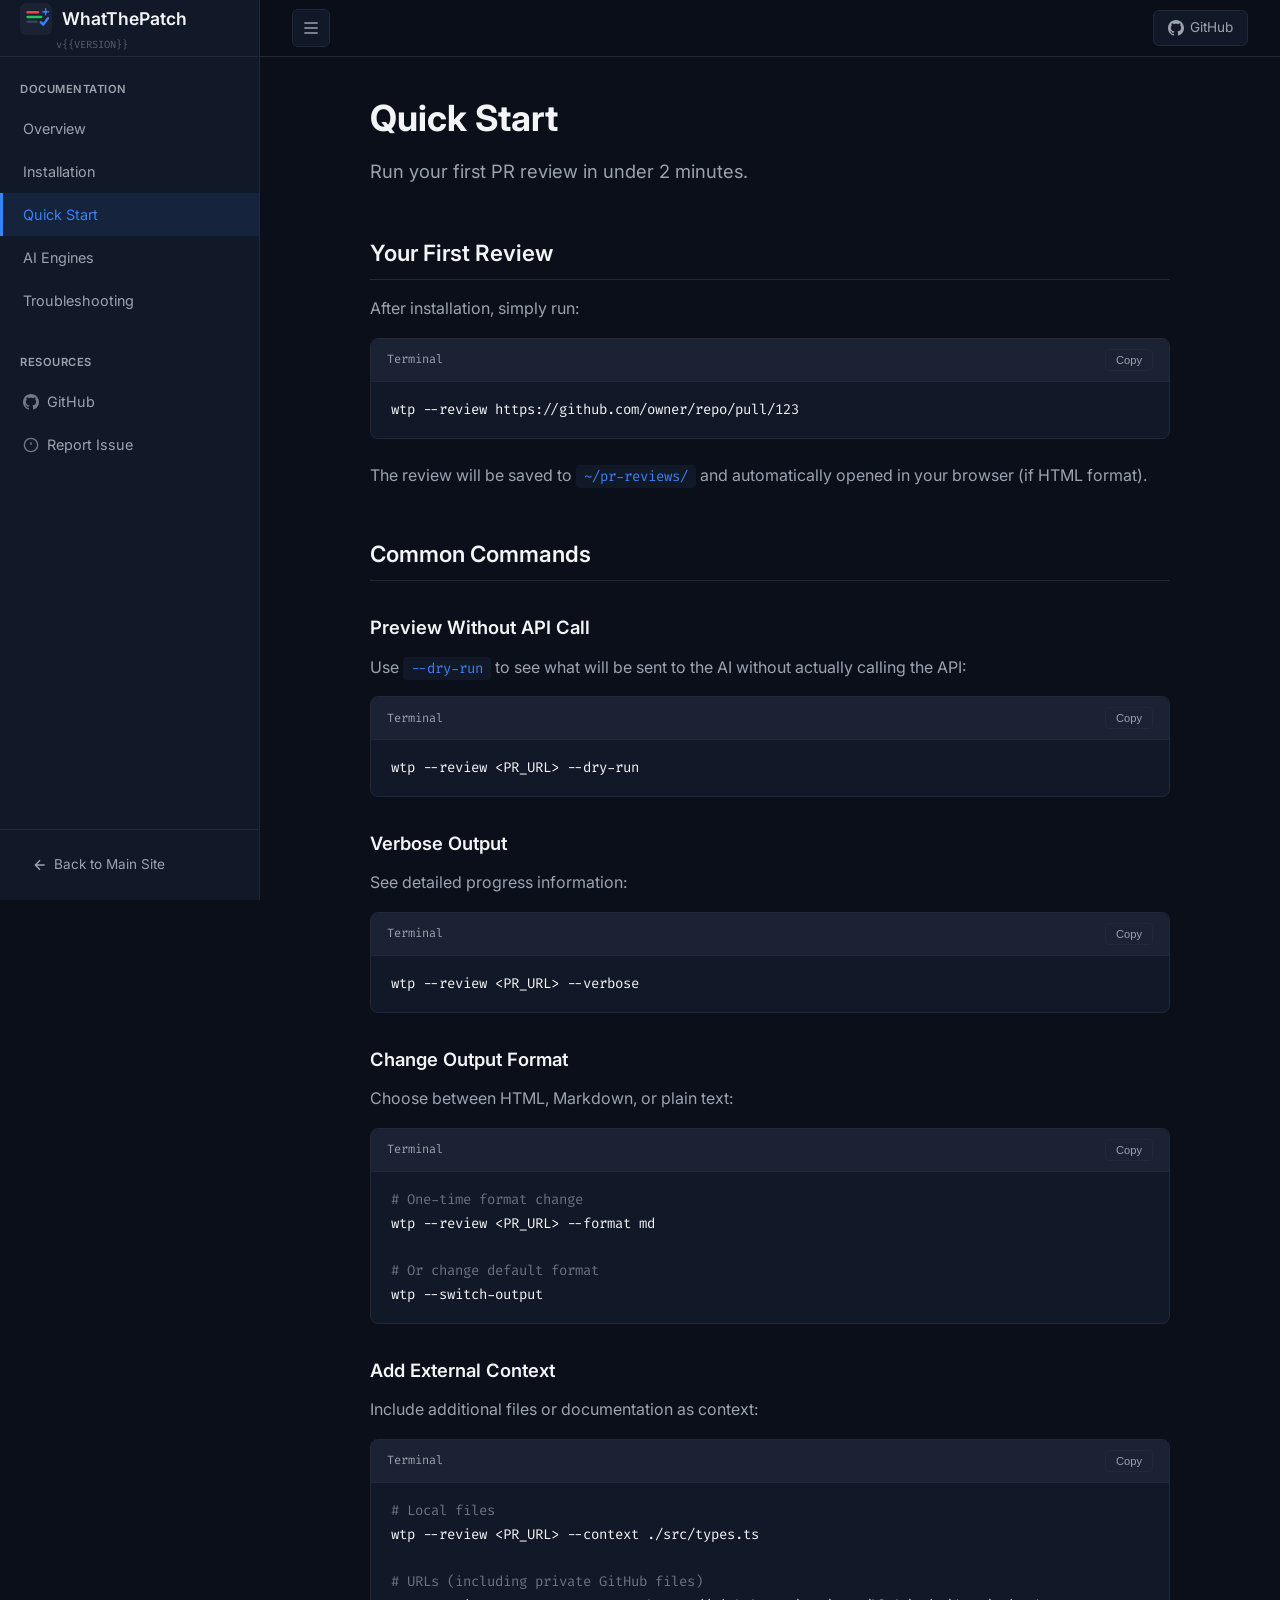
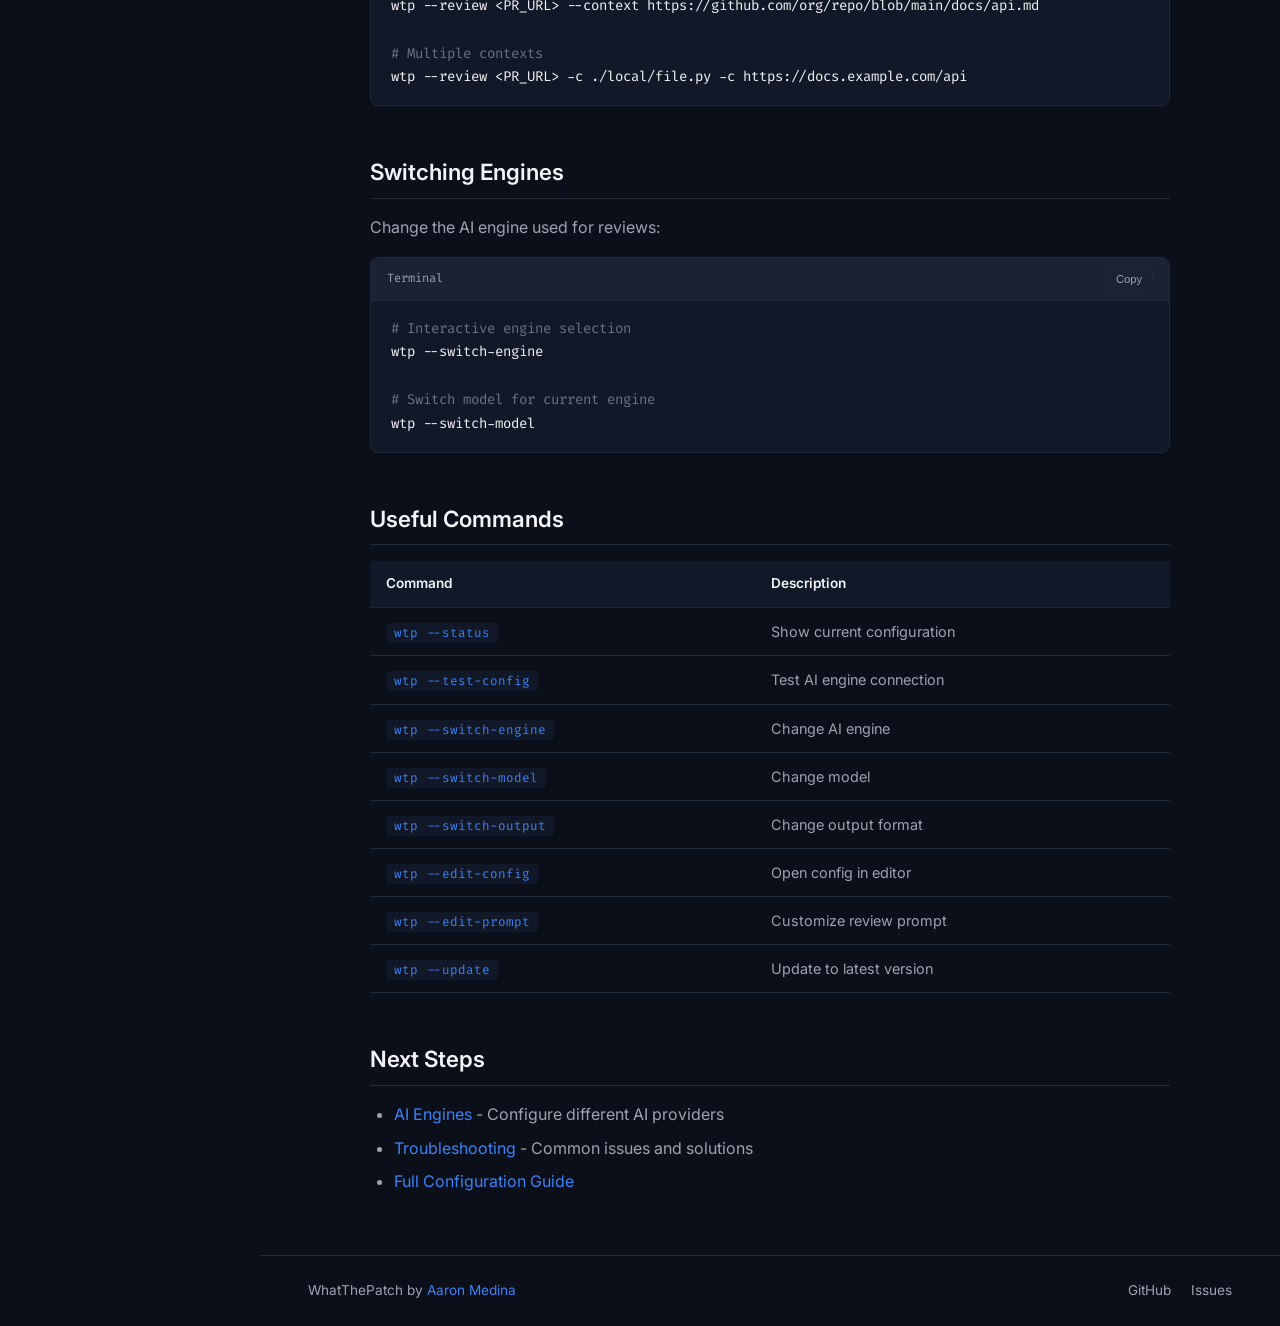
<file: github-pages/quick-start.html>
<!DOCTYPE html>
<html lang="en">
<head>
    <meta charset="UTF-8">
    <meta name="viewport" content="width=device-width, initial-scale=1.0">
    <meta name="description" content="Quick Start Guide - WhatThePatch">
    <link rel="icon" type="image/svg+xml" href="assets/images/wtp-logo.svg">
    <title>Quick Start - WhatThePatch</title>
    <link rel="preconnect" href="https://fonts.googleapis.com">
    <link rel="preconnect" href="https://fonts.gstatic.com" crossorigin>
    <link href="https://fonts.googleapis.com/css2?family=Inter:wght@400;500;600;700&family=Fira+Code:wght@400;500&display=swap" rel="stylesheet">
    <link rel="stylesheet" href="assets/css/style.css">
</head>
<body>
    <div class="docs-layout">
        <aside class="sidebar">
            <div class="sidebar-header">
                <div class="sidebar-brand">
                    <a href="index.html" class="logo">
                        <img src="assets/images/wtp-logo.svg" alt="WTP">
                        <span>WhatThePatch</span>
                    </a>
                    <span class="sidebar-version">v{{VERSION}}</span>
                </div>
            </div>
            <nav class="sidebar-nav">
                <div class="nav-section">
                    <span class="nav-section-title">Documentation</span>
                    <a href="index.html" class="nav-item">Overview</a>
                    <a href="installation.html" class="nav-item">Installation</a>
                    <a href="quick-start.html" class="nav-item active">Quick Start</a>
                    <a href="engines.html" class="nav-item">AI Engines</a>
                    <a href="troubleshooting.html" class="nav-item">Troubleshooting</a>
                </div>
                <div class="nav-section">
                    <span class="nav-section-title">Resources</span>
                    <a href="https://github.com/aaronmedina-dev/WhatThePatch" class="nav-item" target="_blank">
                        <svg width="16" height="16" fill="currentColor" viewBox="0 0 24 24"><path d="M12 0c-6.626 0-12 5.373-12 12 0 5.302 3.438 9.8 8.207 11.387.599.111.793-.261.793-.577v-2.234c-3.338.726-4.033-1.416-4.033-1.416-.546-1.387-1.333-1.756-1.333-1.756-1.089-.745.083-.729.083-.729 1.205.084 1.839 1.237 1.839 1.237 1.07 1.834 2.807 1.304 3.492.997.107-.775.418-1.305.762-1.604-2.665-.305-5.467-1.334-5.467-5.931 0-1.311.469-2.381 1.236-3.221-.124-.303-.535-1.524.117-3.176 0 0 1.008-.322 3.301 1.23.957-.266 1.983-.399 3.003-.404 1.02.005 2.047.138 3.006.404 2.291-1.552 3.297-1.23 3.297-1.23.653 1.653.242 2.874.118 3.176.77.84 1.235 1.911 1.235 3.221 0 4.609-2.807 5.624-5.479 5.921.43.372.823 1.102.823 2.222v3.293c0 .319.192.694.801.576 4.765-1.589 8.199-6.086 8.199-11.386 0-6.627-5.373-12-12-12z"/></svg>
                        GitHub
                    </a>
                    <a href="https://github.com/aaronmedina-dev/WhatThePatch/issues" class="nav-item" target="_blank">
                        <svg width="16" height="16" fill="none" stroke="currentColor" stroke-width="2" viewBox="0 0 24 24"><circle cx="12" cy="12" r="10"/><path d="M12 8v4M12 16h.01"/></svg>
                        Report Issue
                    </a>
                </div>
            </nav>
            <div class="sidebar-footer">
                <a href="https://aaronmedina-dev.github.io/" class="back-to-main">
                    <svg width="16" height="16" fill="none" stroke="currentColor" stroke-width="2" viewBox="0 0 24 24"><path d="M19 12H5M12 19l-7-7 7-7"/></svg>
                    Back to Main Site
                </a>
            </div>
        </aside>

        <main class="main-content">
            <div class="top-bar">
                <div class="top-bar-left">
                    <button class="sidebar-toggle" aria-label="Toggle sidebar">
                        <svg width="20" height="20" fill="none" stroke="currentColor" stroke-width="2" viewBox="0 0 24 24">
                            <path d="M4 6h16M4 12h16M4 18h16"/>
                        </svg>
                    </button>
                </div>
                <a href="https://github.com/aaronmedina-dev/WhatThePatch" class="github-link" target="_blank">
                    <svg width="16" height="16" fill="currentColor" viewBox="0 0 24 24"><path d="M12 0c-6.626 0-12 5.373-12 12 0 5.302 3.438 9.8 8.207 11.387.599.111.793-.261.793-.577v-2.234c-3.338.726-4.033-1.416-4.033-1.416-.546-1.387-1.333-1.756-1.333-1.756-1.089-.745.083-.729.083-.729 1.205.084 1.839 1.237 1.839 1.237 1.07 1.834 2.807 1.304 3.492.997.107-.775.418-1.305.762-1.604-2.665-.305-5.467-1.334-5.467-5.931 0-1.311.469-2.381 1.236-3.221-.124-.303-.535-1.524.117-3.176 0 0 1.008-.322 3.301 1.23.957-.266 1.983-.399 3.003-.404 1.02.005 2.047.138 3.006.404 2.291-1.552 3.297-1.23 3.297-1.23.653 1.653.242 2.874.118 3.176.77.84 1.235 1.911 1.235 3.221 0 4.609-2.807 5.624-5.479 5.921.43.372.823 1.102.823 2.222v3.293c0 .319.192.694.801.576 4.765-1.589 8.199-6.086 8.199-11.386 0-6.627-5.373-12-12-12z"/></svg>
                    GitHub
                </a>
            </div>

            <div class="content-container">
                <div class="content">
                    <h1>Quick Start</h1>
                    <p class="lead">Run your first PR review in under 2 minutes.</p>

                    <h2>Your First Review</h2>
                    <p>After installation, simply run:</p>

                    <div class="code-block">
                        <div class="code-header">
                            <span class="code-label">Terminal</span>
                            <button class="copy-btn">Copy</button>
                        </div>
                        <div class="code-content">wtp --review https://github.com/owner/repo/pull/123</div>
                    </div>

                    <p>The review will be saved to <code>~/pr-reviews/</code> and automatically opened in your browser (if HTML format).</p>

                    <h2>Common Commands</h2>

                    <h3>Preview Without API Call</h3>
                    <p>Use <code>--dry-run</code> to see what will be sent to the AI without actually calling the API:</p>
                    <div class="code-block">
                        <div class="code-header">
                            <span class="code-label">Terminal</span>
                            <button class="copy-btn">Copy</button>
                        </div>
                        <div class="code-content">wtp --review &lt;PR_URL&gt; --dry-run</div>
                    </div>

                    <h3>Verbose Output</h3>
                    <p>See detailed progress information:</p>
                    <div class="code-block">
                        <div class="code-header">
                            <span class="code-label">Terminal</span>
                            <button class="copy-btn">Copy</button>
                        </div>
                        <div class="code-content">wtp --review &lt;PR_URL&gt; --verbose</div>
                    </div>

                    <h3>Change Output Format</h3>
                    <p>Choose between HTML, Markdown, or plain text:</p>
                    <div class="code-block">
                        <div class="code-header">
                            <span class="code-label">Terminal</span>
                            <button class="copy-btn">Copy</button>
                        </div>
                        <div class="code-content"><span class="comment"># One-time format change</span>
wtp --review &lt;PR_URL&gt; --format md

<span class="comment"># Or change default format</span>
wtp --switch-output</div>
                    </div>

                    <h3>Add External Context</h3>
                    <p>Include additional files or documentation as context:</p>
                    <div class="code-block">
                        <div class="code-header">
                            <span class="code-label">Terminal</span>
                            <button class="copy-btn">Copy</button>
                        </div>
                        <div class="code-content"><span class="comment"># Local files</span>
wtp --review &lt;PR_URL&gt; --context ./src/types.ts

<span class="comment"># URLs (including private GitHub files)</span>
wtp --review &lt;PR_URL&gt; --context https://github.com/org/repo/blob/main/docs/api.md

<span class="comment"># Multiple contexts</span>
wtp --review &lt;PR_URL&gt; -c ./local/file.py -c https://docs.example.com/api</div>
                    </div>

                    <h2>Switching Engines</h2>
                    <p>Change the AI engine used for reviews:</p>
                    <div class="code-block">
                        <div class="code-header">
                            <span class="code-label">Terminal</span>
                            <button class="copy-btn">Copy</button>
                        </div>
                        <div class="code-content"><span class="comment"># Interactive engine selection</span>
wtp --switch-engine

<span class="comment"># Switch model for current engine</span>
wtp --switch-model</div>
                    </div>

                    <h2>Useful Commands</h2>
                    <div class="table-wrapper">
                        <table>
                            <thead>
                                <tr>
                                    <th>Command</th>
                                    <th>Description</th>
                                </tr>
                            </thead>
                            <tbody>
                                <tr>
                                    <td><code>wtp --status</code></td>
                                    <td>Show current configuration</td>
                                </tr>
                                <tr>
                                    <td><code>wtp --test-config</code></td>
                                    <td>Test AI engine connection</td>
                                </tr>
                                <tr>
                                    <td><code>wtp --switch-engine</code></td>
                                    <td>Change AI engine</td>
                                </tr>
                                <tr>
                                    <td><code>wtp --switch-model</code></td>
                                    <td>Change model</td>
                                </tr>
                                <tr>
                                    <td><code>wtp --switch-output</code></td>
                                    <td>Change output format</td>
                                </tr>
                                <tr>
                                    <td><code>wtp --edit-config</code></td>
                                    <td>Open config in editor</td>
                                </tr>
                                <tr>
                                    <td><code>wtp --edit-prompt</code></td>
                                    <td>Customize review prompt</td>
                                </tr>
                                <tr>
                                    <td><code>wtp --update</code></td>
                                    <td>Update to latest version</td>
                                </tr>
                            </tbody>
                        </table>
                    </div>

                    <h2>Next Steps</h2>
                    <ul>
                        <li><a href="engines.html">AI Engines</a> - Configure different AI providers</li>
                        <li><a href="troubleshooting.html">Troubleshooting</a> - Common issues and solutions</li>
                        <li><a href="https://github.com/aaronmedina-dev/WhatThePatch/blob/main/docs/configuration.md" target="_blank">Full Configuration Guide</a></li>
                    </ul>
                </div>
            </div>

            <footer class="footer">
                <div class="footer-content">
                    <span>WhatThePatch by <a href="https://aaronmedina-dev.github.io/">Aaron Medina</a></span>
                    <div class="footer-links">
                        <a href="https://github.com/aaronmedina-dev/WhatThePatch" target="_blank">GitHub</a>
                        <a href="https://github.com/aaronmedina-dev/WhatThePatch/issues" target="_blank">Issues</a>
                    </div>
                </div>
            </footer>
        </main>
    </div>

    <button class="scroll-top" aria-label="Scroll to top">
        <svg width="24" height="24" fill="none" stroke="currentColor" stroke-width="2.5" viewBox="0 0 24 24">
            <path d="M18 15l-6-6-6 6"/>
        </svg>
    </button>

    <script src="assets/js/main.js"></script>
</body>
</html>
</file>
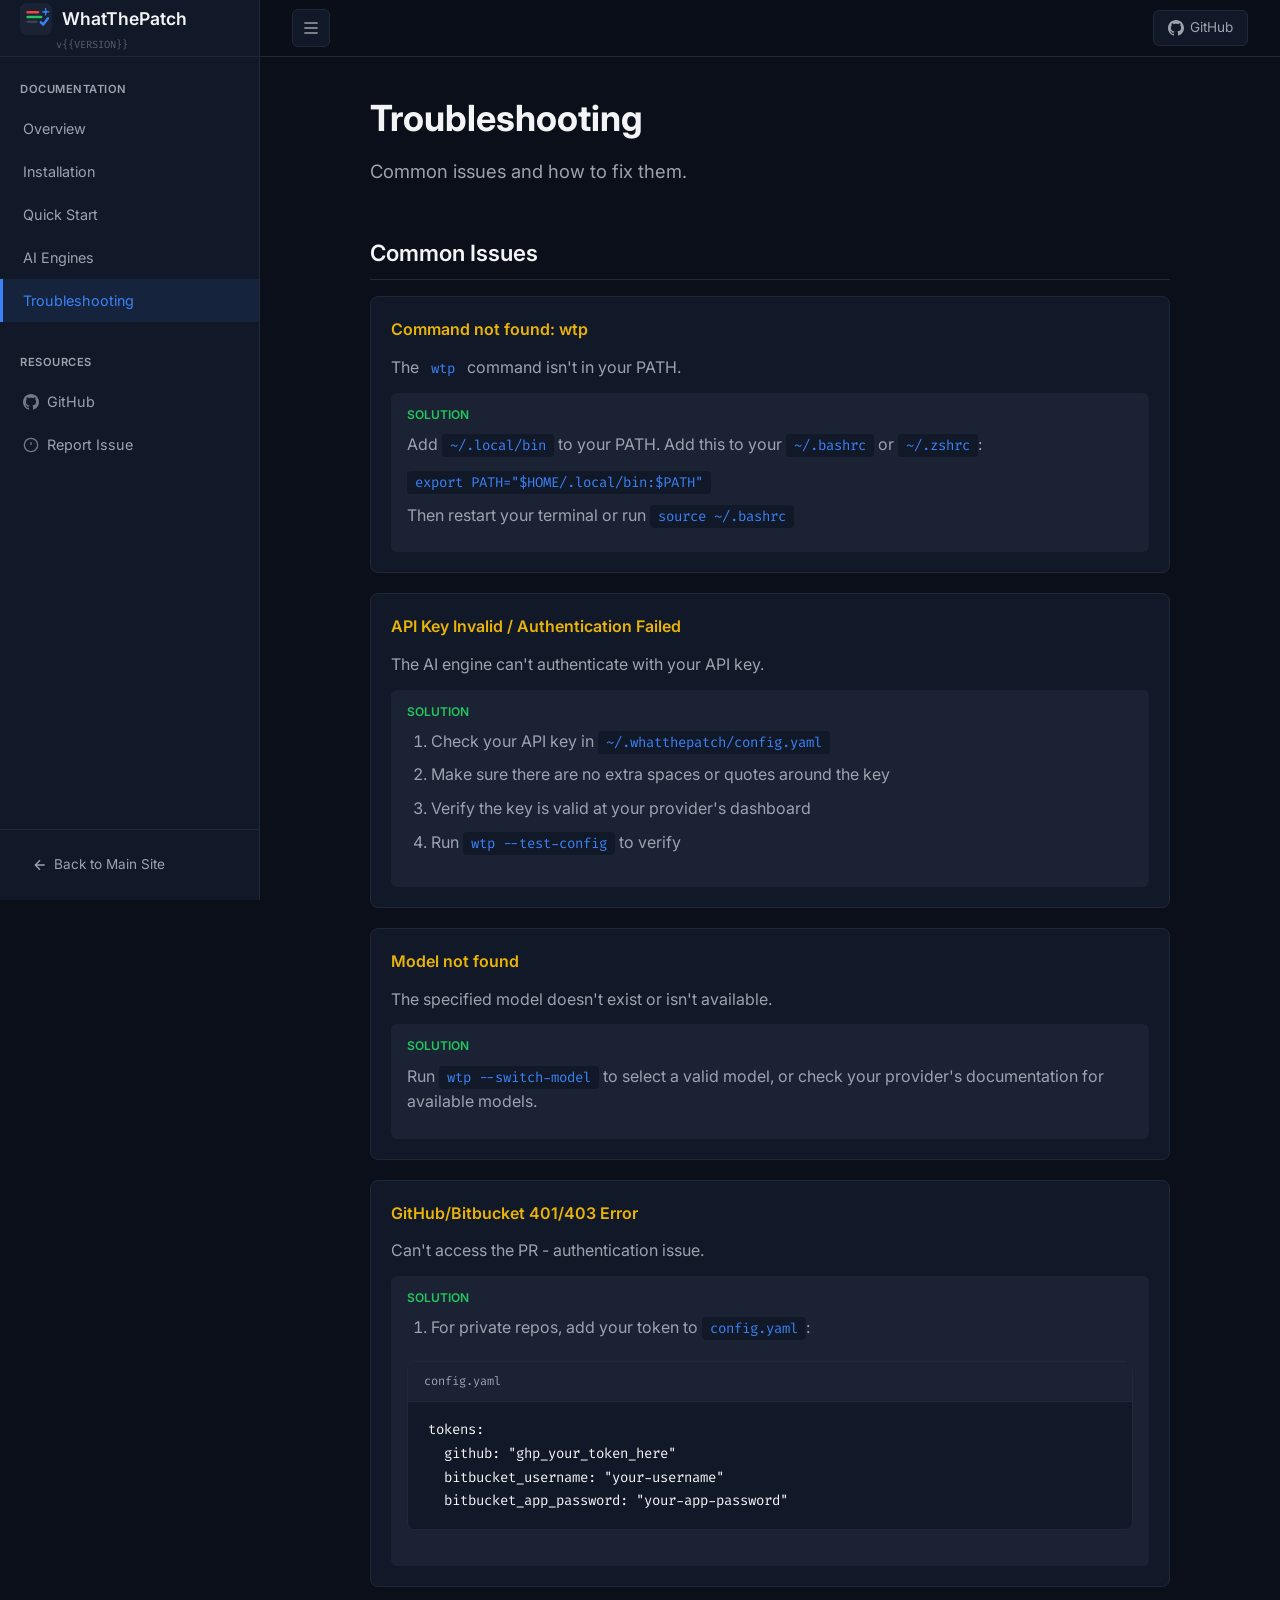
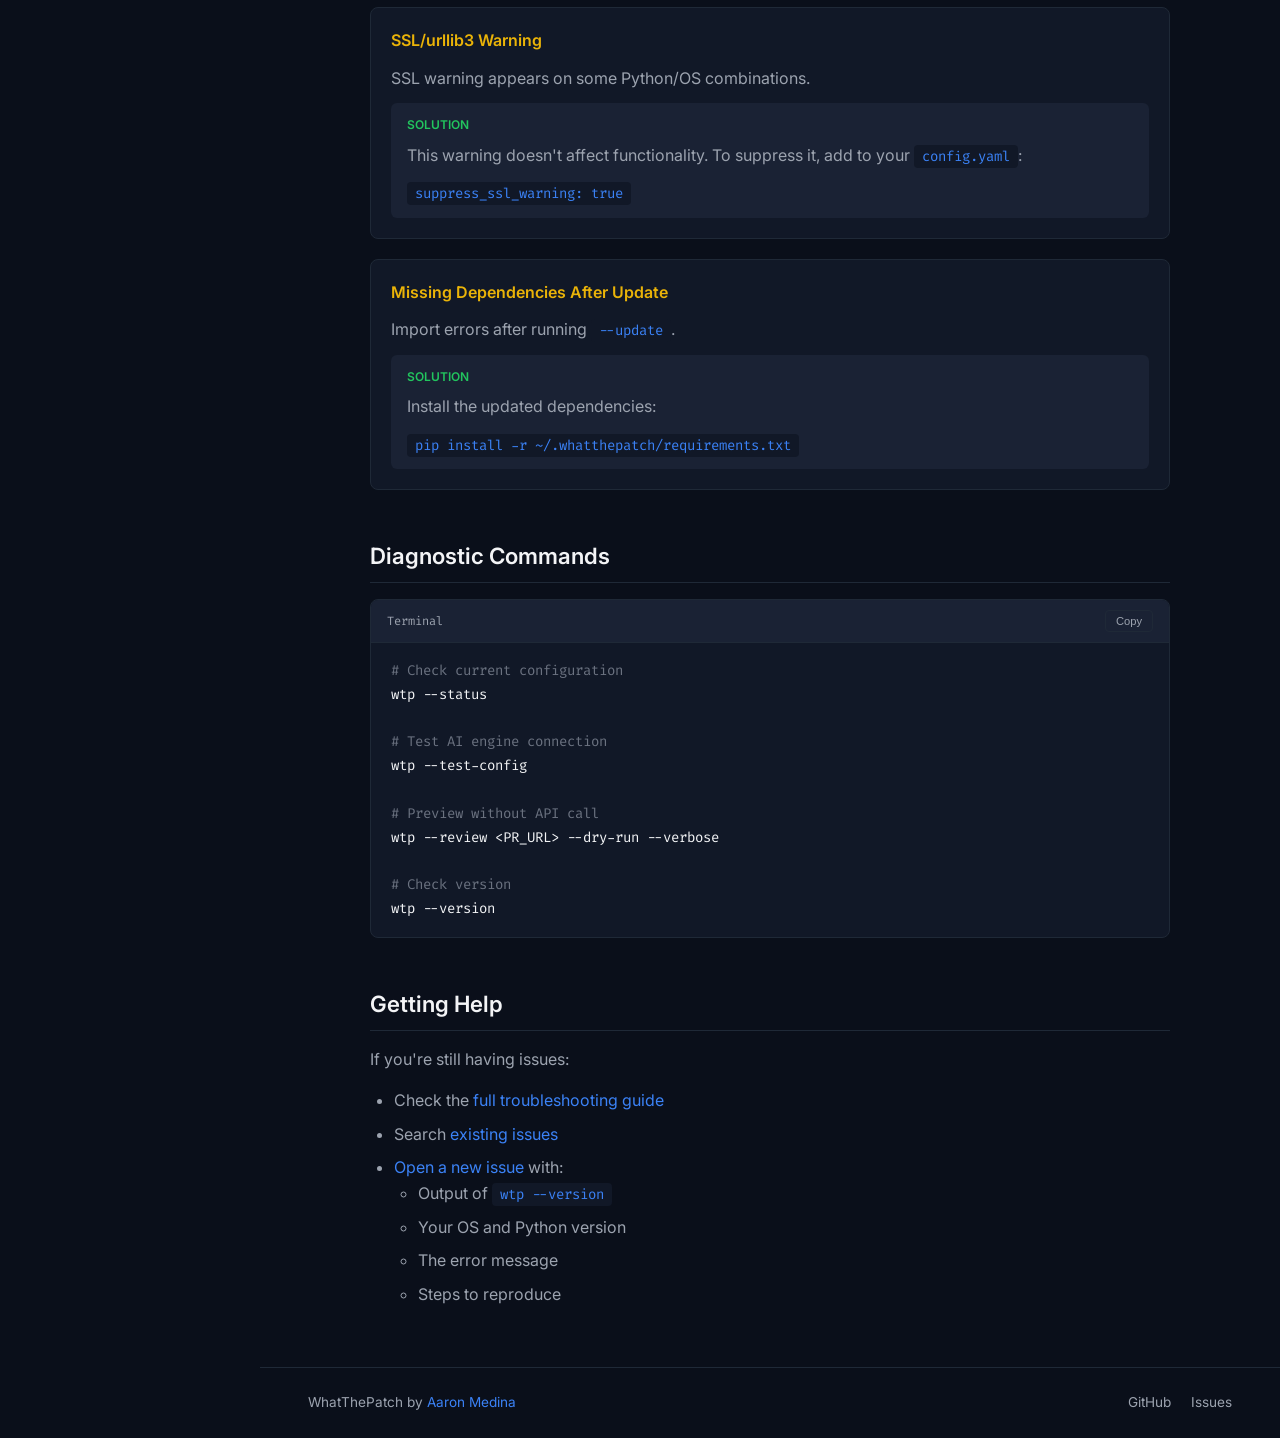
<file: github-pages/troubleshooting.html>
<!DOCTYPE html>
<html lang="en">
<head>
    <meta charset="UTF-8">
    <meta name="viewport" content="width=device-width, initial-scale=1.0">
    <meta name="description" content="Troubleshooting - WhatThePatch">
    <link rel="icon" type="image/svg+xml" href="assets/images/wtp-logo.svg">
    <title>Troubleshooting - WhatThePatch</title>
    <link rel="preconnect" href="https://fonts.googleapis.com">
    <link rel="preconnect" href="https://fonts.gstatic.com" crossorigin>
    <link href="https://fonts.googleapis.com/css2?family=Inter:wght@400;500;600;700&family=Fira+Code:wght@400;500&display=swap" rel="stylesheet">
    <link rel="stylesheet" href="assets/css/style.css">
</head>
<body>
    <div class="docs-layout">
        <aside class="sidebar">
            <div class="sidebar-header">
                <div class="sidebar-brand">
                    <a href="index.html" class="logo">
                        <img src="assets/images/wtp-logo.svg" alt="WTP">
                        <span>WhatThePatch</span>
                    </a>
                    <span class="sidebar-version">v{{VERSION}}</span>
                </div>
            </div>
            <nav class="sidebar-nav">
                <div class="nav-section">
                    <span class="nav-section-title">Documentation</span>
                    <a href="index.html" class="nav-item">Overview</a>
                    <a href="installation.html" class="nav-item">Installation</a>
                    <a href="quick-start.html" class="nav-item">Quick Start</a>
                    <a href="engines.html" class="nav-item">AI Engines</a>
                    <a href="troubleshooting.html" class="nav-item active">Troubleshooting</a>
                </div>
                <div class="nav-section">
                    <span class="nav-section-title">Resources</span>
                    <a href="https://github.com/aaronmedina-dev/WhatThePatch" class="nav-item" target="_blank">
                        <svg width="16" height="16" fill="currentColor" viewBox="0 0 24 24"><path d="M12 0c-6.626 0-12 5.373-12 12 0 5.302 3.438 9.8 8.207 11.387.599.111.793-.261.793-.577v-2.234c-3.338.726-4.033-1.416-4.033-1.416-.546-1.387-1.333-1.756-1.333-1.756-1.089-.745.083-.729.083-.729 1.205.084 1.839 1.237 1.839 1.237 1.07 1.834 2.807 1.304 3.492.997.107-.775.418-1.305.762-1.604-2.665-.305-5.467-1.334-5.467-5.931 0-1.311.469-2.381 1.236-3.221-.124-.303-.535-1.524.117-3.176 0 0 1.008-.322 3.301 1.23.957-.266 1.983-.399 3.003-.404 1.02.005 2.047.138 3.006.404 2.291-1.552 3.297-1.23 3.297-1.23.653 1.653.242 2.874.118 3.176.77.84 1.235 1.911 1.235 3.221 0 4.609-2.807 5.624-5.479 5.921.43.372.823 1.102.823 2.222v3.293c0 .319.192.694.801.576 4.765-1.589 8.199-6.086 8.199-11.386 0-6.627-5.373-12-12-12z"/></svg>
                        GitHub
                    </a>
                    <a href="https://github.com/aaronmedina-dev/WhatThePatch/issues" class="nav-item" target="_blank">
                        <svg width="16" height="16" fill="none" stroke="currentColor" stroke-width="2" viewBox="0 0 24 24"><circle cx="12" cy="12" r="10"/><path d="M12 8v4M12 16h.01"/></svg>
                        Report Issue
                    </a>
                </div>
            </nav>
            <div class="sidebar-footer">
                <a href="https://aaronmedina-dev.github.io/" class="back-to-main">
                    <svg width="16" height="16" fill="none" stroke="currentColor" stroke-width="2" viewBox="0 0 24 24"><path d="M19 12H5M12 19l-7-7 7-7"/></svg>
                    Back to Main Site
                </a>
            </div>
        </aside>

        <main class="main-content">
            <div class="top-bar">
                <div class="top-bar-left">
                    <button class="sidebar-toggle" aria-label="Toggle sidebar">
                        <svg width="20" height="20" fill="none" stroke="currentColor" stroke-width="2" viewBox="0 0 24 24">
                            <path d="M4 6h16M4 12h16M4 18h16"/>
                        </svg>
                    </button>
                </div>
                <a href="https://github.com/aaronmedina-dev/WhatThePatch" class="github-link" target="_blank">
                    <svg width="16" height="16" fill="currentColor" viewBox="0 0 24 24"><path d="M12 0c-6.626 0-12 5.373-12 12 0 5.302 3.438 9.8 8.207 11.387.599.111.793-.261.793-.577v-2.234c-3.338.726-4.033-1.416-4.033-1.416-.546-1.387-1.333-1.756-1.333-1.756-1.089-.745.083-.729.083-.729 1.205.084 1.839 1.237 1.839 1.237 1.07 1.834 2.807 1.304 3.492.997.107-.775.418-1.305.762-1.604-2.665-.305-5.467-1.334-5.467-5.931 0-1.311.469-2.381 1.236-3.221-.124-.303-.535-1.524.117-3.176 0 0 1.008-.322 3.301 1.23.957-.266 1.983-.399 3.003-.404 1.02.005 2.047.138 3.006.404 2.291-1.552 3.297-1.23 3.297-1.23.653 1.653.242 2.874.118 3.176.77.84 1.235 1.911 1.235 3.221 0 4.609-2.807 5.624-5.479 5.921.43.372.823 1.102.823 2.222v3.293c0 .319.192.694.801.576 4.765-1.589 8.199-6.086 8.199-11.386 0-6.627-5.373-12-12-12z"/></svg>
                    GitHub
                </a>
            </div>

            <div class="content-container">
                <div class="content">
                    <h1>Troubleshooting</h1>
                    <p class="lead">Common issues and how to fix them.</p>

                    <h2>Common Issues</h2>

                    <div class="issue-card">
                        <h3>Command not found: wtp</h3>
                        <p>The <code>wtp</code> command isn't in your PATH.</p>
                        <div class="solution">
                            <div class="solution-label">Solution</div>
                            <p>Add <code>~/.local/bin</code> to your PATH. Add this to your <code>~/.bashrc</code> or <code>~/.zshrc</code>:</p>
                            <code>export PATH="$HOME/.local/bin:$PATH"</code>
                            <p style="margin-top: 8px;">Then restart your terminal or run <code>source ~/.bashrc</code></p>
                        </div>
                    </div>

                    <div class="issue-card">
                        <h3>API Key Invalid / Authentication Failed</h3>
                        <p>The AI engine can't authenticate with your API key.</p>
                        <div class="solution">
                            <div class="solution-label">Solution</div>
                            <ol>
                                <li>Check your API key in <code>~/.whatthepatch/config.yaml</code></li>
                                <li>Make sure there are no extra spaces or quotes around the key</li>
                                <li>Verify the key is valid at your provider's dashboard</li>
                                <li>Run <code>wtp --test-config</code> to verify</li>
                            </ol>
                        </div>
                    </div>

                    <div class="issue-card">
                        <h3>Model not found</h3>
                        <p>The specified model doesn't exist or isn't available.</p>
                        <div class="solution">
                            <div class="solution-label">Solution</div>
                            <p>Run <code>wtp --switch-model</code> to select a valid model, or check your provider's documentation for available models.</p>
                        </div>
                    </div>

                    <div class="issue-card">
                        <h3>GitHub/Bitbucket 401/403 Error</h3>
                        <p>Can't access the PR - authentication issue.</p>
                        <div class="solution">
                            <div class="solution-label">Solution</div>
                            <ol>
                                <li>For private repos, add your token to <code>config.yaml</code>:</li>
                            </ol>
                            <div class="code-block" style="margin-top: 8px;">
                                <div class="code-header">
                                    <span class="code-label">config.yaml</span>
                                </div>
                                <div class="code-content">tokens:
  github: "ghp_your_token_here"
  bitbucket_username: "your-username"
  bitbucket_app_password: "your-app-password"</div>
                            </div>
                        </div>
                    </div>

                    <div class="issue-card">
                        <h3>SSL/urllib3 Warning</h3>
                        <p>SSL warning appears on some Python/OS combinations.</p>
                        <div class="solution">
                            <div class="solution-label">Solution</div>
                            <p>This warning doesn't affect functionality. To suppress it, add to your <code>config.yaml</code>:</p>
                            <code>suppress_ssl_warning: true</code>
                        </div>
                    </div>

                    <div class="issue-card">
                        <h3>Missing Dependencies After Update</h3>
                        <p>Import errors after running <code>--update</code>.</p>
                        <div class="solution">
                            <div class="solution-label">Solution</div>
                            <p>Install the updated dependencies:</p>
                            <code>pip install -r ~/.whatthepatch/requirements.txt</code>
                        </div>
                    </div>

                    <h2>Diagnostic Commands</h2>
                    <div class="code-block">
                        <div class="code-header">
                            <span class="code-label">Terminal</span>
                            <button class="copy-btn">Copy</button>
                        </div>
                        <div class="code-content"><span class="comment"># Check current configuration</span>
wtp --status

<span class="comment"># Test AI engine connection</span>
wtp --test-config

<span class="comment"># Preview without API call</span>
wtp --review &lt;PR_URL&gt; --dry-run --verbose

<span class="comment"># Check version</span>
wtp --version</div>
                    </div>

                    <h2>Getting Help</h2>
                    <p>If you're still having issues:</p>
                    <ul>
                        <li>Check the <a href="https://github.com/aaronmedina-dev/WhatThePatch/blob/main/docs/troubleshooting.md" target="_blank">full troubleshooting guide</a></li>
                        <li>Search <a href="https://github.com/aaronmedina-dev/WhatThePatch/issues" target="_blank">existing issues</a></li>
                        <li><a href="https://github.com/aaronmedina-dev/WhatThePatch/issues/new" target="_blank">Open a new issue</a> with:
                            <ul>
                                <li>Output of <code>wtp --version</code></li>
                                <li>Your OS and Python version</li>
                                <li>The error message</li>
                                <li>Steps to reproduce</li>
                            </ul>
                        </li>
                    </ul>
                </div>
            </div>

            <footer class="footer">
                <div class="footer-content">
                    <span>WhatThePatch by <a href="https://aaronmedina-dev.github.io/">Aaron Medina</a></span>
                    <div class="footer-links">
                        <a href="https://github.com/aaronmedina-dev/WhatThePatch" target="_blank">GitHub</a>
                        <a href="https://github.com/aaronmedina-dev/WhatThePatch/issues" target="_blank">Issues</a>
                    </div>
                </div>
            </footer>
        </main>
    </div>

    <button class="scroll-top" aria-label="Scroll to top">
        <svg width="24" height="24" fill="none" stroke="currentColor" stroke-width="2.5" viewBox="0 0 24 24">
            <path d="M18 15l-6-6-6 6"/>
        </svg>
    </button>

    <script src="assets/js/main.js"></script>
</body>
</html>
</file>
<file: github-pages/assets/css/style.css>
/* WhatThePatch Documentation Site
   Documentation layout with dark theme from aaronmedina-dev.github.io */

* {
    margin: 0;
    padding: 0;
    box-sizing: border-box;
}

:root {
    --bg-primary: #0a0f1a;
    --bg-secondary: #111827;
    --bg-card: #1a2234;
    --text-primary: #f3f4f6;
    --text-secondary: #9ca3af;
    --accent: #3b82f6;
    --accent-hover: #2563eb;
    --accent-green: #22c55e;
    --accent-yellow: #eab308;
    --accent-red: #ef4444;
    --border: #1f2937;
    --border-light: #374151;
    --sidebar-width: 260px;
}

html {
    scroll-behavior: smooth;
}

body {
    font-family: 'Inter', -apple-system, BlinkMacSystemFont, sans-serif;
    background-color: var(--bg-primary);
    color: var(--text-primary);
    line-height: 1.6;
}

a {
    color: var(--accent);
    text-decoration: none;
}

a:hover {
    text-decoration: underline;
}

/* ==================== Layout ==================== */

.docs-layout {
    display: flex;
    min-height: 100vh;
}

/* ==================== Sidebar ==================== */

.sidebar {
    width: var(--sidebar-width);
    background: var(--bg-secondary);
    border-right: 1px solid var(--border);
    position: fixed;
    top: 0;
    left: 0;
    bottom: 0;
    display: flex;
    flex-direction: column;
    z-index: 100;
    transition: transform 0.3s ease;
}

.sidebar.collapsed {
    transform: translateX(-100%);
}

.sidebar-header {
    padding: 0 20px;
    border-bottom: 1px solid var(--border);
    height: 57px;
    display: flex;
    align-items: center;
    position: relative;
}

/* Extend border to connect with main content */
.sidebar-header::after {
    content: '';
    position: absolute;
    right: -1px;
    bottom: -1px;
    width: 1px;
    height: 1px;
    background: var(--border);
}

.sidebar-header .logo {
    display: flex;
    align-items: center;
    gap: 10px;
    text-decoration: none;
}

.sidebar-header .logo img {
    width: 32px;
    height: 32px;
}

.sidebar-header .logo span {
    font-size: 1.1rem;
    font-weight: 600;
    color: var(--text-primary);
}

.sidebar-nav {
    flex: 1;
    overflow-y: auto;
    padding: 16px 0;
}

.nav-section {
    margin-bottom: 24px;
}

.nav-section-title {
    display: block;
    padding: 8px 20px;
    font-size: 0.7rem;
    font-weight: 600;
    text-transform: uppercase;
    letter-spacing: 0.5px;
    color: var(--text-secondary);
}

.nav-item {
    display: flex;
    align-items: center;
    gap: 8px;
    padding: 10px 20px;
    color: var(--text-secondary);
    text-decoration: none;
    font-size: 0.9rem;
    transition: all 0.15s;
    border-left: 3px solid transparent;
}

.nav-item:hover {
    color: var(--text-primary);
    background: var(--bg-card);
    text-decoration: none;
}

.nav-item.active {
    color: var(--accent);
    background: rgba(59, 130, 246, 0.1);
    border-left-color: var(--accent);
}

.nav-item svg {
    width: 16px;
    height: 16px;
    opacity: 0.7;
}

.sidebar-footer {
    padding: 16px 20px;
    border-top: 1px solid var(--border);
}

.sidebar-brand {
    display: flex;
    flex-direction: column;
    gap: 2px;
}

.sidebar-version {
    font-size: 0.65rem;
    color: var(--text-secondary);
    opacity: 0.5;
    font-family: 'Fira Code', monospace;
    padding-left: 36px;
}

.back-to-main {
    display: flex;
    align-items: center;
    gap: 6px;
    color: var(--text-secondary);
    font-size: 0.85rem;
    text-decoration: none;
    padding: 8px 12px;
    border-radius: 6px;
    transition: all 0.15s;
}

.back-to-main:hover {
    color: var(--text-primary);
    background: var(--bg-card);
    text-decoration: none;
}

/* ==================== Main Content ==================== */

.main-content {
    flex: 1;
    margin-left: var(--sidebar-width);
    min-height: 100vh;
    display: flex;
    flex-direction: column;
    transition: margin-left 0.3s ease;
}

.main-content.expanded {
    margin-left: 0;
}

.top-bar {
    position: sticky;
    top: 0;
    background: rgba(10, 15, 26, 0.95);
    backdrop-filter: blur(10px);
    border-bottom: 1px solid var(--border);
    padding: 0 32px;
    height: 57px;
    display: flex;
    justify-content: space-between;
    align-items: center;
    gap: 16px;
    z-index: 50;
}


.top-bar-left {
    display: flex;
    align-items: center;
    gap: 12px;
}

.top-bar a {
    color: var(--text-secondary);
    font-size: 0.85rem;
    display: flex;
    align-items: center;
    gap: 6px;
    text-decoration: none;
}

.top-bar a:hover {
    color: var(--text-primary);
}

.top-bar .github-link {
    background: var(--bg-secondary);
    border: 1px solid var(--border);
    padding: 6px 14px;
    border-radius: 6px;
    transition: all 0.15s;
}

.top-bar .github-link:hover {
    border-color: var(--accent);
    color: var(--accent);
}

/* Sidebar Toggle Button */
.sidebar-toggle {
    background: var(--bg-secondary);
    border: 1px solid var(--border);
    border-radius: 6px;
    padding: 8px;
    color: var(--text-secondary);
    cursor: pointer;
    display: flex;
    align-items: center;
    justify-content: center;
    transition: all 0.15s;
}

.sidebar-toggle:hover {
    background: var(--bg-card);
    color: var(--text-primary);
    border-color: var(--border-light);
}

/* Content Container - centers content on wide screens */
.content-container {
    flex: 1;
    display: flex;
    justify-content: center;
    padding: 40px 48px;
}

.content {
    width: 100%;
    max-width: 800px;
}

.content-wide {
    max-width: 1000px;
}

/* ==================== Typography ==================== */

.content h1 {
    font-size: 2.25rem;
    font-weight: 700;
    margin-bottom: 16px;
    line-height: 1.2;
}

.content .lead {
    font-size: 1.15rem;
    color: var(--text-secondary);
    margin-bottom: 40px;
    line-height: 1.7;
}

.content h2 {
    font-size: 1.4rem;
    font-weight: 600;
    margin-top: 48px;
    margin-bottom: 16px;
    padding-bottom: 8px;
    border-bottom: 1px solid var(--border);
}

.content h3 {
    font-size: 1.15rem;
    font-weight: 600;
    margin-top: 32px;
    margin-bottom: 12px;
}

.content p {
    margin-bottom: 16px;
    color: var(--text-secondary);
}

.content ul, .content ol {
    margin-bottom: 20px;
    padding-left: 24px;
    color: var(--text-secondary);
}

.content li {
    margin-bottom: 8px;
}

.content li strong {
    color: var(--text-primary);
}

.content code {
    background: var(--bg-secondary);
    padding: 2px 8px;
    border-radius: 4px;
    font-family: 'Fira Code', 'Monaco', monospace;
    font-size: 0.875em;
    color: var(--accent);
}

/* ==================== Code Blocks ==================== */

.code-block {
    background: var(--bg-secondary);
    border-radius: 8px;
    border: 1px solid var(--border);
    margin-bottom: 24px;
    overflow: hidden;
}

.code-header {
    display: flex;
    justify-content: space-between;
    align-items: center;
    padding: 10px 16px;
    background: var(--bg-card);
    border-bottom: 1px solid var(--border);
}

.code-label {
    font-size: 0.75rem;
    color: var(--text-secondary);
    font-family: 'Fira Code', monospace;
}

.copy-btn {
    background: transparent;
    border: 1px solid var(--border);
    color: var(--text-secondary);
    padding: 4px 10px;
    border-radius: 4px;
    font-size: 0.7rem;
    cursor: pointer;
    transition: all 0.15s;
}

.copy-btn:hover {
    background: var(--border);
    color: var(--text-primary);
}

.copy-btn.copied {
    background: var(--accent-green);
    border-color: var(--accent-green);
    color: white;
}

.code-content {
    padding: 16px 20px;
    font-family: 'Fira Code', 'Monaco', monospace;
    font-size: 0.875rem;
    line-height: 1.7;
    overflow-x: auto;
    white-space: pre;
}

.code-content .comment { color: #6b7280; }
.code-content .command { color: #22c55e; }
.code-content .flag { color: #60a5fa; }
.code-content .url { color: #fbbf24; }
.code-content .string { color: #4ade80; }
.code-content .output { color: #9ca3af; }

/* ==================== Features List ==================== */

.features-list {
    list-style: none;
    padding: 0;
    margin: 24px 0;
}

.features-list li {
    display: flex;
    align-items: flex-start;
    gap: 12px;
    padding: 12px 0;
    border-bottom: 1px solid var(--border);
}

.features-list li:last-child {
    border-bottom: none;
}

.features-list .feature-icon {
    width: 20px;
    height: 20px;
    color: var(--accent);
    flex-shrink: 0;
    margin-top: 2px;
}

.features-list strong {
    color: var(--text-primary);
}

/* ==================== Tables ==================== */

.table-wrapper {
    overflow-x: auto;
    margin-bottom: 24px;
}

table {
    width: 100%;
    border-collapse: collapse;
}

th, td {
    padding: 12px 16px;
    text-align: left;
    border-bottom: 1px solid var(--border);
}

th {
    background: var(--bg-secondary);
    font-weight: 600;
    font-size: 0.85rem;
    color: var(--text-primary);
}

td {
    font-size: 0.9rem;
    color: var(--text-secondary);
}

tr:hover td {
    background: var(--bg-secondary);
}

/* ==================== Badges ==================== */

.badge {
    display: inline-block;
    padding: 2px 8px;
    border-radius: 4px;
    font-size: 0.7rem;
    font-weight: 600;
    text-transform: uppercase;
}

.badge-api {
    background: rgba(59, 130, 246, 0.15);
    color: var(--accent);
}

.badge-cli {
    background: rgba(34, 197, 94, 0.15);
    color: var(--accent-green);
}

.badge-local {
    background: rgba(234, 179, 8, 0.15);
    color: var(--accent-yellow);
}

/* ==================== Cards ==================== */

.card {
    background: var(--bg-secondary);
    border: 1px solid var(--border);
    border-radius: 8px;
    padding: 20px;
    margin-bottom: 16px;
}

.card h3 {
    margin-top: 0;
    margin-bottom: 8px;
    font-size: 1rem;
}

.card p {
    margin-bottom: 0;
    font-size: 0.9rem;
}

/* Issue cards for troubleshooting */
.issue-card {
    background: var(--bg-secondary);
    border: 1px solid var(--border);
    border-radius: 8px;
    padding: 20px;
    margin-bottom: 20px;
}

.issue-card h3 {
    font-size: 1rem;
    margin: 0 0 12px 0;
    color: var(--accent-yellow);
    display: flex;
    align-items: center;
    gap: 8px;
}

.issue-card p {
    margin-bottom: 12px;
}

.issue-card .solution {
    background: var(--bg-card);
    border-radius: 6px;
    padding: 12px 16px;
    margin-top: 12px;
}

.issue-card .solution-label {
    font-size: 0.75rem;
    font-weight: 600;
    color: var(--accent-green);
    margin-bottom: 8px;
    text-transform: uppercase;
}

/* ==================== Placeholder ==================== */

.placeholder-image {
    background: var(--bg-secondary);
    border: 2px dashed var(--border);
    border-radius: 8px;
    padding: 48px 32px;
    text-align: center;
    color: var(--text-secondary);
    margin: 24px 0;
}

.placeholder-image svg {
    width: 40px;
    height: 40px;
    margin-bottom: 12px;
    opacity: 0.5;
}

.placeholder-image p {
    margin: 0;
    font-size: 0.9rem;
}

/* ==================== Footer ==================== */

.footer {
    border-top: 1px solid var(--border);
    padding: 24px 48px;
    margin-top: auto;
}

.footer-content {
    display: flex;
    justify-content: space-between;
    align-items: center;
    font-size: 0.85rem;
    color: var(--text-secondary);
}

.footer-links {
    display: flex;
    gap: 20px;
}

.footer-links a {
    color: var(--text-secondary);
}

.footer-links a:hover {
    color: var(--accent);
}

/* ==================== Scroll to Top Button ==================== */

.scroll-top {
    position: fixed;
    bottom: 32px;
    right: 32px;
    width: 48px;
    height: 48px;
    background: var(--accent);
    border: none;
    border-radius: 50%;
    cursor: pointer;
    display: flex;
    align-items: center;
    justify-content: center;
    opacity: 0;
    visibility: hidden;
    transition: all 0.3s;
    z-index: 1000;
    box-shadow: 0 4px 12px rgba(59, 130, 246, 0.4);
}

.scroll-top:hover {
    background: var(--accent-hover);
    transform: translateY(-2px);
}

.scroll-top.visible {
    opacity: 1;
    visibility: visible;
}

.scroll-top svg {
    color: white;
}

/* ==================== Mobile ==================== */

.mobile-menu-btn {
    display: none;
}

@media (max-width: 900px) {
    .sidebar.collapsed {
        transform: translateX(-100%);
    }

    .sidebar:not(.collapsed) {
        transform: translateX(0);
    }

    .main-content {
        margin-left: 0 !important;
    }

    .content-container {
        padding: 32px 24px;
    }

    .footer {
        padding: 24px;
    }

    .footer-content {
        flex-direction: column;
        gap: 12px;
        text-align: center;
    }

    .scroll-top {
        bottom: 24px;
        right: 24px;
    }
}

@media (max-width: 600px) {
    .content h1 {
        font-size: 1.75rem;
    }

    .content .lead {
        font-size: 1rem;
    }

    table {
        font-size: 0.85rem;
    }

    th, td {
        padding: 10px 12px;
    }
}
</file>
